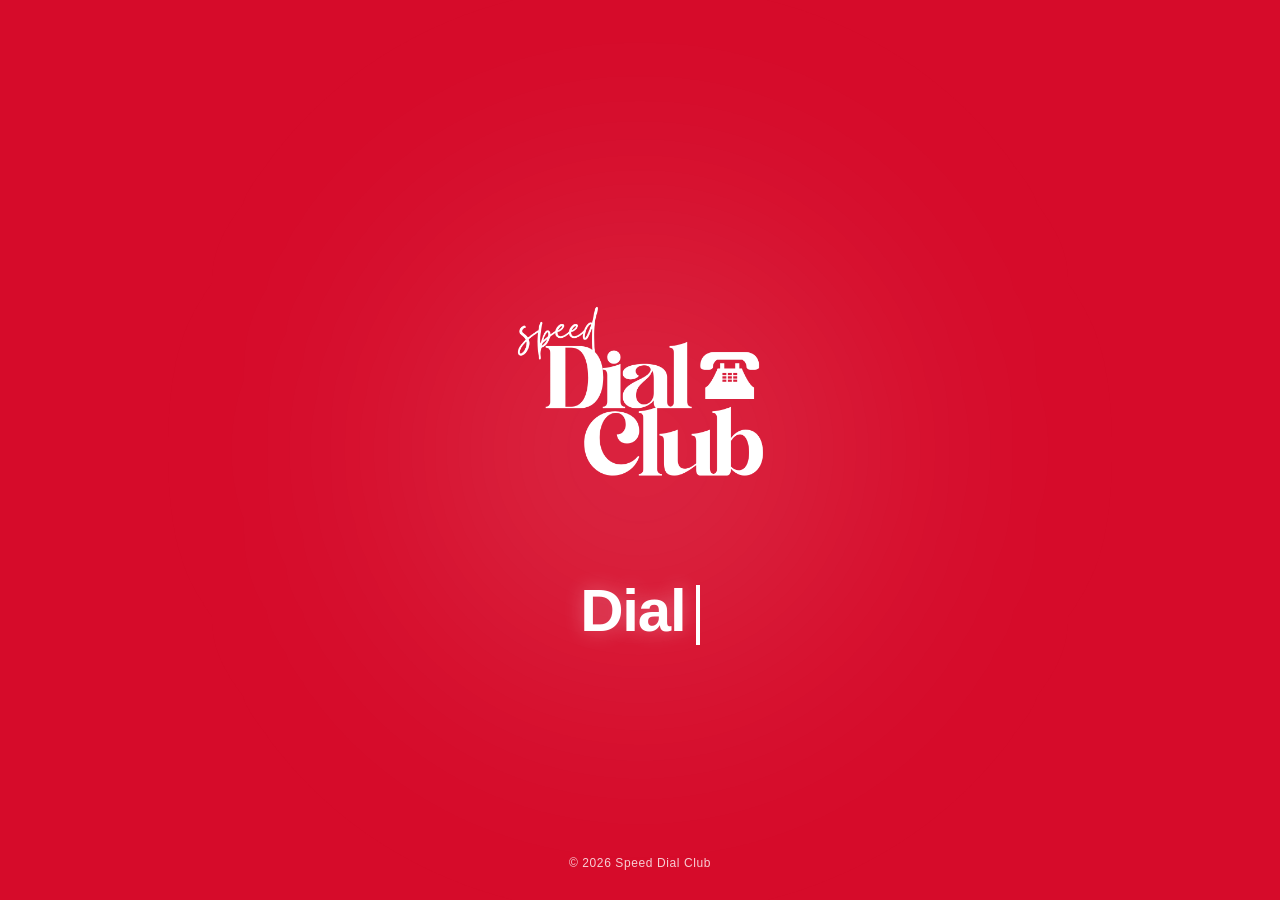
<file: index.html>
<!DOCTYPE html>

<html lang="en">
<head>
<!-- Google tag (gtag.js) -->
<script async="" src="https://www.googletagmanager.com/gtag/js?id=G-RPT6CRWZQ0"></script>
<script>
  window.dataLayer = window.dataLayer || [];
  function gtag(){dataLayer.push(arguments);}
  gtag('js', new Date());

  gtag('config', 'G-RPT6CRWZQ0');
</script>
<meta charset="utf-8"/>
<meta content="width=device-width, initial-scale=1.0" name="viewport"/>
<title>Speed Dial Club</title>
<link href="favicon.ico" rel="icon" type="image/x-icon"/>
<link href="css/global.css" rel="stylesheet"/>
<link href="css/layout.css" rel="stylesheet"/>
<link href="css/menu.css" rel="stylesheet"/>
<link href="css/routes.css" rel="stylesheet"/>
<link href="css/ipl.css" rel="stylesheet"/>


</head>
<body>
<button class="menu-btn" onclick="toggleMenu()">
<span></span>
<span></span>
<span></span>
</button>
<div class="container">
<img class="logo" src="assets/logos/SDC Logo.png"/>
<div>
<span class="text" id="text"></span>
<span class="cursor"></span>
</div>
</div>
<!-- IPL Hidden Page -->
<div class="page" data-route="ipl-tickets">
<img class="ipl-logo" src="assets/logos/SDC Logo.png"/>
<div class="ipl-title">
</div>
<a class="luma-checkout--button" data-luma-action="checkout" data-luma-event-id="evt-CJSnsv3YNAJ9x4G" href="https://luma.com/event/evt-CJSnsv3YNAJ9x4G">
  Click here to Confirm your Tickets
</a>
<script id="luma-checkout" src="https://embed.lu.ma/checkout-button.js"></script>
</div>


<div class="footer">
© 2026 Speed Dial Club
</div>
<div class="contact-panel" id="contactPanel">
<div class="contact-header"></div>
<img class="contact-logo" src="assets/logos/SDC Logo.png"/>
<div class="contact-links">
<a href="https://www.instagram.com/speedialclub" target="_blank">
<img class="icon" src="assets/icons/instagram.png"/>
Speed Dial Club
</a>
<a href="mailto:contact@speedialclub.in">
<img class="icon" src="assets/icons/email.png"/>
contact@speedialclub.in
</a>
<a href="tel:+917899497320">
<img class="icon" src="assets/icons/phone.png"/>
+91 7899497320
</a>
</div>
</div>
<div class="menu-overlay" id="menuOverlay" onclick="toggleMenu()"></div>
<script src="api/config.js"></script>
<script src="api/service.js"></script>
<script src="js/typing.js"></script>
<script src="js/menu.js"></script>
<script src="js/router.js"></script>
<script src="js/ipl.js"></script>


<script src="js/app.js"></script>
</body>
</html>
</file>
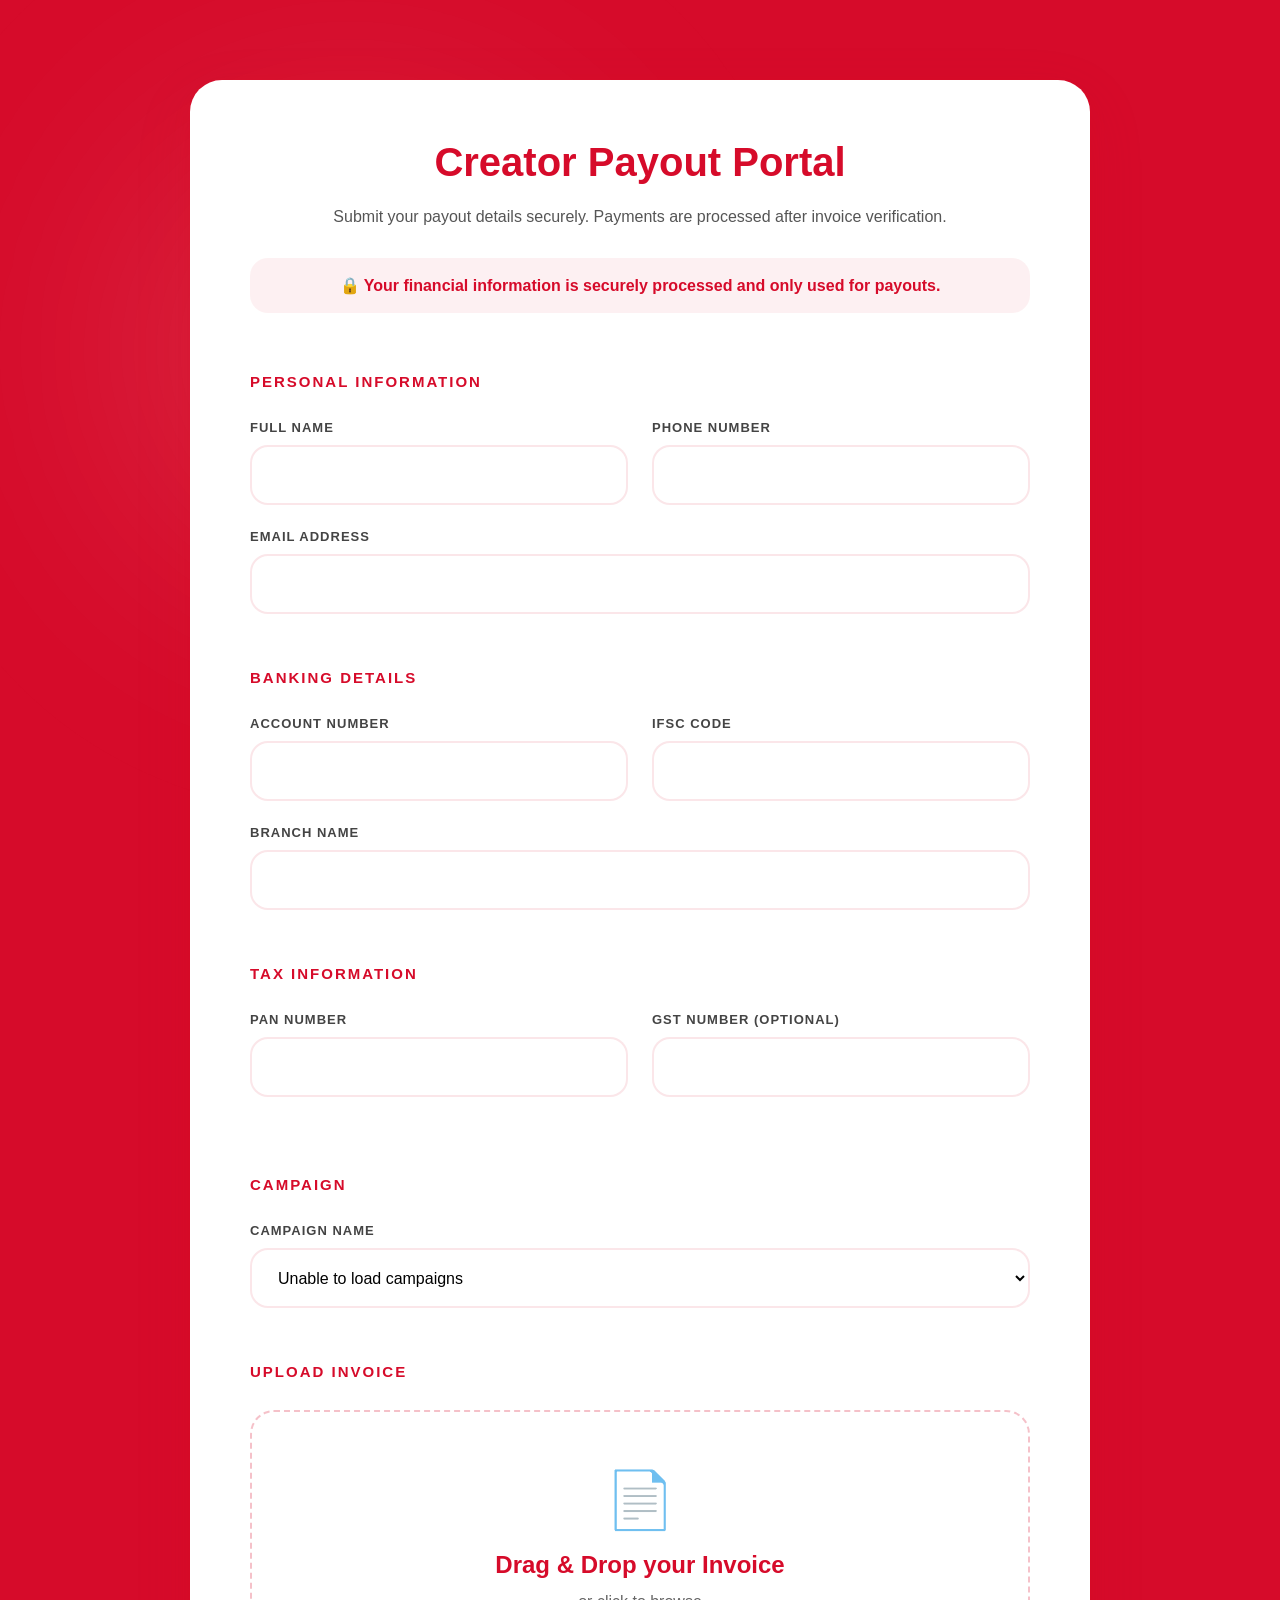
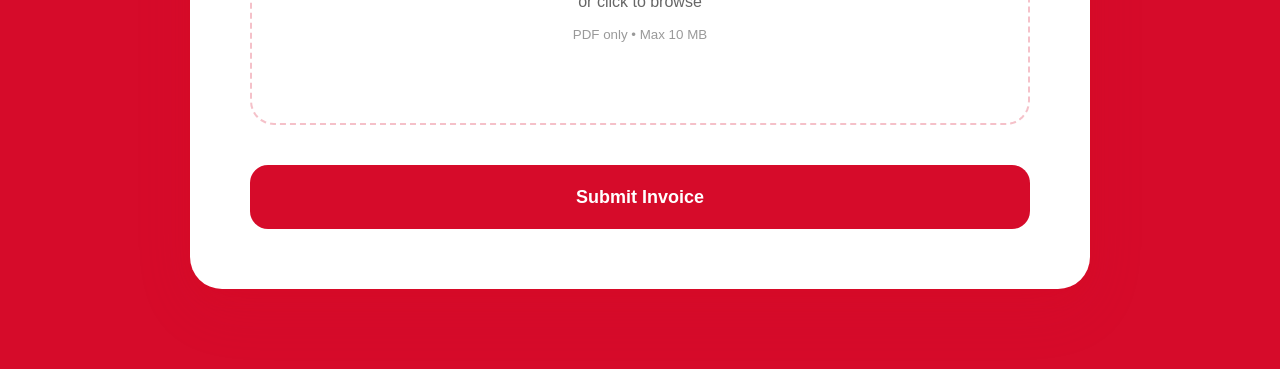
<file: creator-payout.html>
<!DOCTYPE html>
<html lang="en">
  <head>
<meta charset="UTF-8">
    <meta name="viewport" content="width=device-width, initial-scale=1.0, maximum-scale=1.0, user-scalable=no">
    <meta name="apple-mobile-web-app-capable" content="yes">
<meta name="apple-mobile-web-app-status-bar-style" content="black-translucent">
    <meta name="mobile-web-app-capable" content="yes">
<meta name="theme-color" content="#D60B2A">
<title>Creator Payout Portal</title>

    <link rel="stylesheet" href="css/global.css">
<link rel="stylesheet" href="css/creator-payout.css">

    <script src="api/config.js"></script>
<script src="api/service.js"></script>
<script src="js/creator-payout.js" defer></script>
</head>
  <body>
    <div class="payout-page">
<div class="payout-card">
<header class="page-header">
<h1>Creator Payout Portal</h1>
<p>
                Submit your payout details securely. Payments are processed after invoice verification.
            </p>
<div class="security-banner">
                🔒 Your financial information is securely processed and only used for payouts.
            </div>
</header>
<form id="creatorPayoutForm">
<!-- PERSONAL -->
<section class="form-section">
<h2>Personal Information</h2>
<div class="grid two-column">
<div class="input-group">
<label for="fullName">Full Name</label>
<input autocomplete="name" id="fullName" required="" type="text"/>
<div class="error-message"></div>
</div>
<div class="input-group">
<label for="phone">Phone Number</label>
<input autocomplete="tel" id="phone" required="" type="tel"/>
<div class="error-message"></div>
</div>
</div>
<div class="input-group">
<label for="email">Email Address</label>
<input autocomplete="email" id="email" required="" type="email"/>
<div class="error-message"></div>
</div>
</section>
<!-- BANK -->
<section class="form-section">
<h2>Banking Details</h2>
<div class="grid two-column">
<div class="input-group">
<label for="accountNumber">Account Number</label>
<input id="accountNumber" required="" type="text"/>
<div class="error-message"></div>
</div>
<div class="input-group">
<label for="ifsc">IFSC Code</label>
<input id="ifsc" required="" type="text"/>
<div class="error-message"></div>
</div>
</div>
<div class="input-group">
<label for="branch">Branch Name</label>
<input id="branch" required="" type="text"/>
<div class="error-message"></div>
</div>
</section>
<!-- TAX -->
<section class="form-section">
<h2>Tax Information</h2>
<div class="grid two-column">
<div class="input-group">
<label for="pan">PAN Number</label>
<input id="pan" required="" type="text"/>
<div class="error-message"></div>
</div>
<div class="input-group">
<label for="gst">GST Number (Optional)</label>
<input id="gst" type="text"/>
<div class="error-message"></div>
</div>
</div>
</section>
<!-- CAMPAIGN -->
<section class="form-section">
<h2>Campaign</h2>
<div class="input-group">
<label for="campaign">Campaign Name</label>
<select id="campaign" required="">
<option value="">
                            Loading Campaigns...
                        </option>
</select>
<div class="error-message"></div>
</div>
</section>
<!-- INVOICE -->
<section class="form-section">
<h2>Upload Invoice</h2>
<label class="upload-box" for="invoice">
<div class="upload-content">
<div class="upload-icon">📄</div>
<h3>Drag &amp; Drop your Invoice</h3>
<p>or click to browse</p>
<small>PDF only • Max 10 MB</small>
<div class="selected-file" id="selectedFile">
</div>
</div>
<input accept="application/pdf" hidden="" id="invoice" type="file"/>
<div class="error-message"></div>
</label>
</section>
<button id="submitBtn" type="submit">

                Submit Invoice

            </button>
</form>
</div>
</div></body></html>
</file>
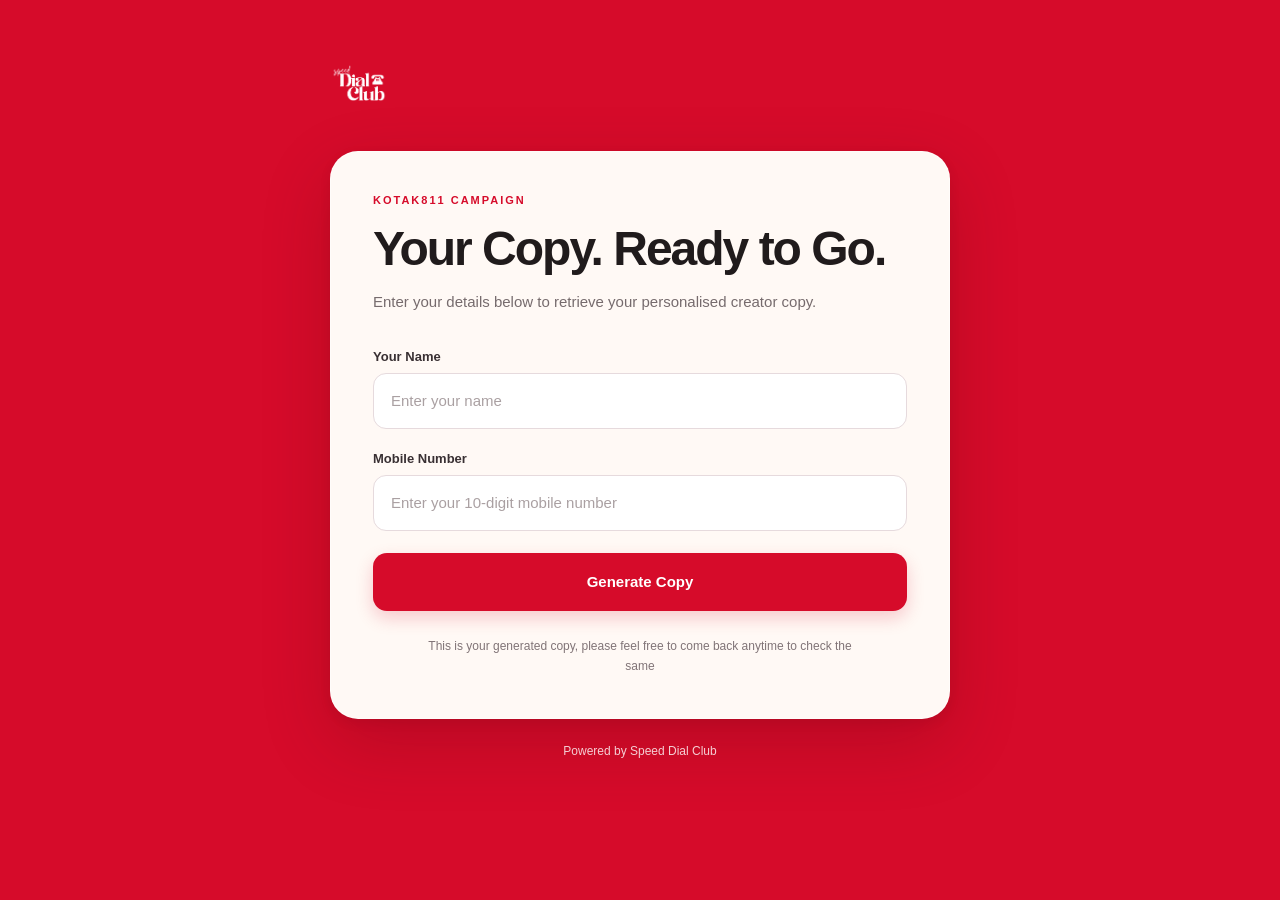
<file: Kotak811-Copies.html>
<!DOCTYPE html>
<html lang="en">
<head>
  <meta charset="UTF-8">
  <meta name="viewport" content="width=device-width, initial-scale=1.0">

  <title>Kotak811 | Creator Copy</title>

  <link rel="stylesheet" href="css/copy-generator.css">
</head>

<body>

  <section id="copy-generator">

    <div class="sdc-copy-container">

      <img
        src="assets/logos/SDC Logo.png"
        alt="Speed Dial Club"
        class="sdc-copy-logo"
      >

      <div class="sdc-copy-card">

        <div class="sdc-copy-header">
          <p class="sdc-copy-eyebrow">KOTAK811 CAMPAIGN</p>
          <h1>Your Copy. Ready to Go.</h1>
          <p>Enter your details below to retrieve your personalised creator copy.</p>
        </div>

        <form id="sdc-copy-form">

          <div class="sdc-input-group">
            <label for="sdc-creator-name">Your Name</label>
            <input
              type="text"
              id="sdc-creator-name"
              placeholder="Enter your name"
              autocomplete="name"
              required
            >
          </div>

          <div class="sdc-input-group">
            <label for="sdc-creator-phone">Mobile Number</label>
            <input
              type="tel"
              id="sdc-creator-phone"
              placeholder="Enter your 10-digit mobile number"
              inputmode="numeric"
              autocomplete="tel"
              maxlength="13"
              required
            >
          </div>

          <button
            type="submit"
            id="sdc-generate-button"
          >
            Generate Copy
          </button>

        </form>

        <div id="sdc-copy-loading" hidden>
          <div class="sdc-loader"></div>
          <p id="sdc-loading-message">Checking your details...</p>
        </div>

        <div
          id="sdc-copy-error"
          role="alert"
          hidden
        ></div>

        <div id="sdc-copy-result" hidden>

          <div class="sdc-copy-result-header">
            <h2>Your Generated Copy</h2>
            <p>Your campaign copy is ready.</p>
          </div>

          <div
            id="sdc-generated-copy"
            class="sdc-generated-copy"
          ></div>

          <button
            type="button"
            id="sdc-copy-button"
          >
            <span id="sdc-copy-button-label">
              Copy to Clipboard
            </span>
          </button>

        </div>

        <p class="sdc-copy-note">
          This is your generated copy, please feel free to come back anytime to check the same
        </p>

      </div>

      <p class="sdc-copy-footer">
        Powered by Speed Dial Club
      </p>

    </div>

  </section>

  <script src="js/copy-generator.js"></script>

</body>
</html>
</file>
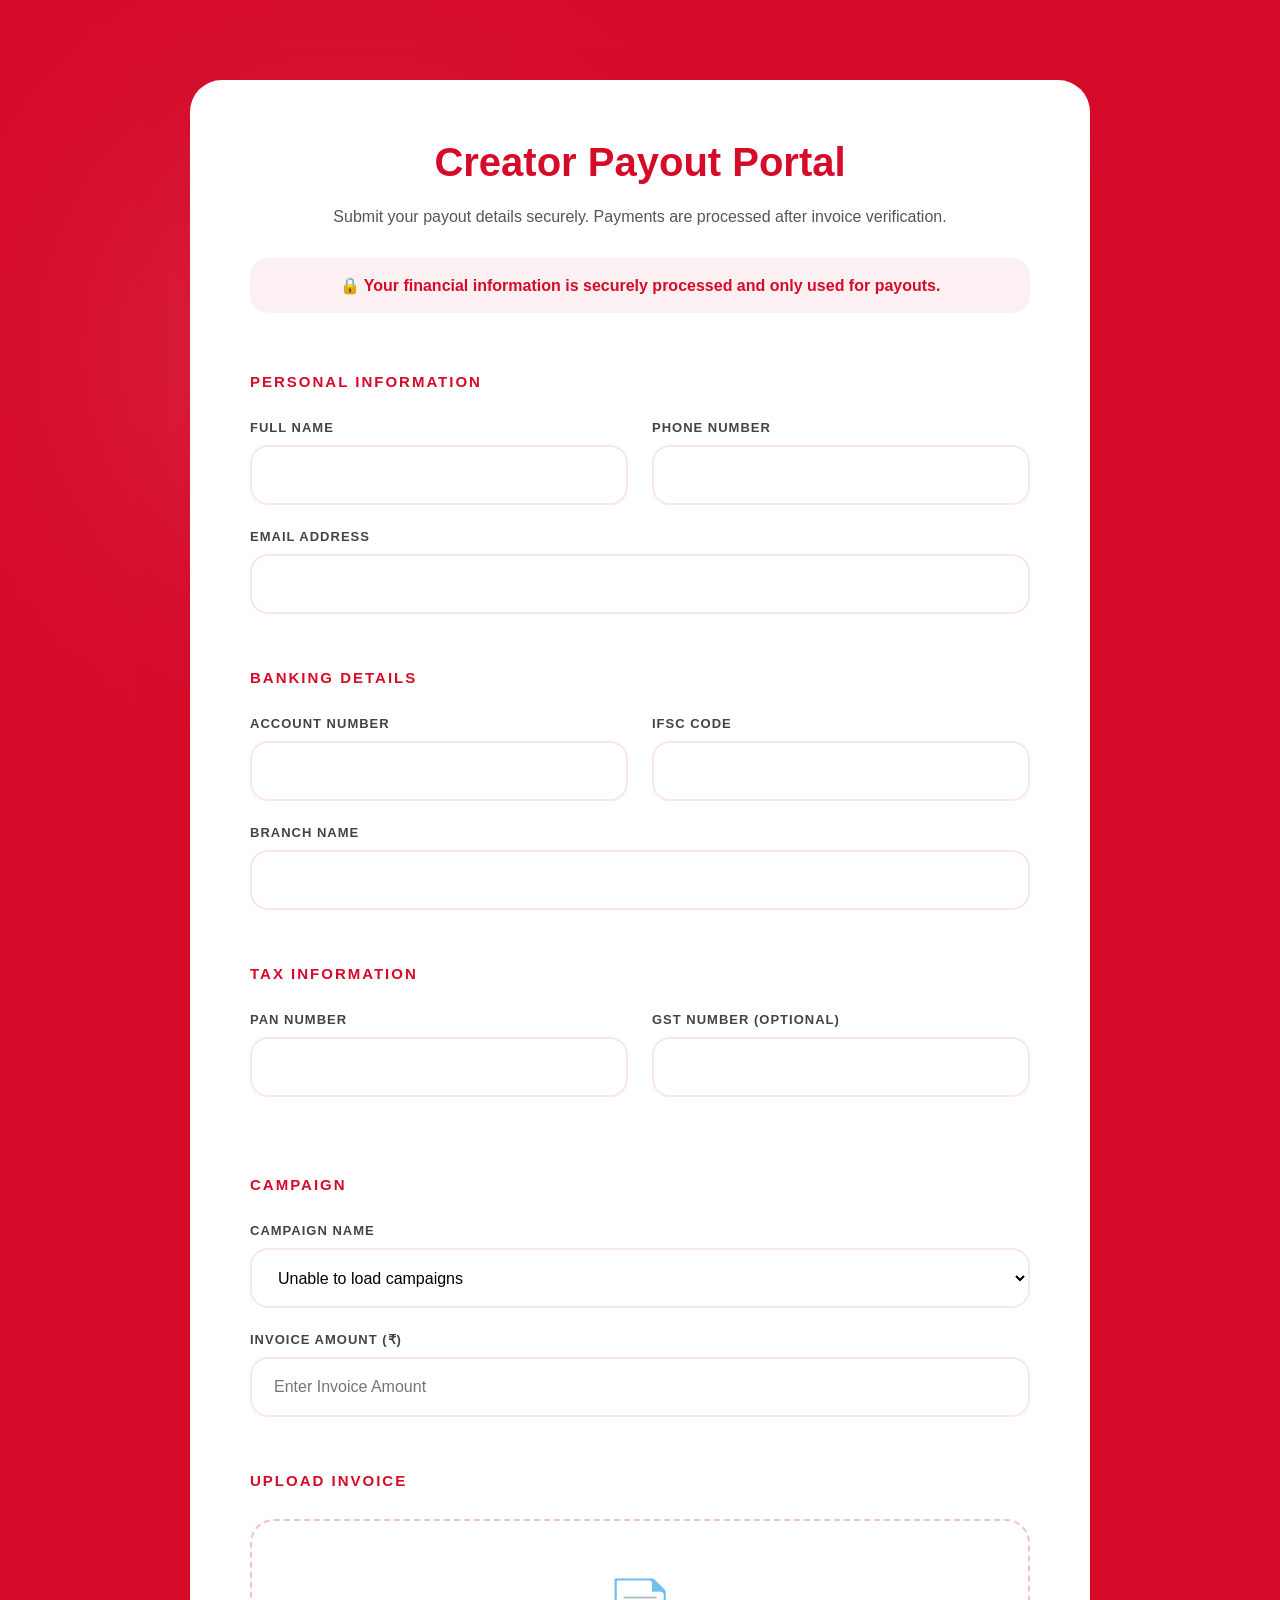
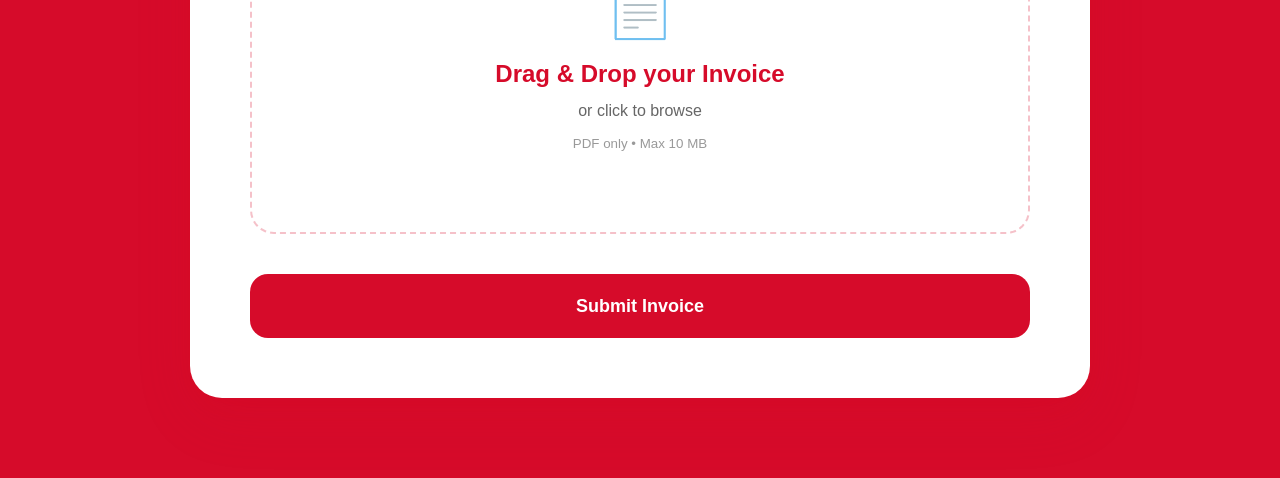
<file: payouts.html>
<!DOCTYPE html>
<html lang="en">
  <head>
<meta charset="UTF-8">
    <meta name="viewport" content="width=device-width, initial-scale=1.0, maximum-scale=1.0, user-scalable=no">
    <meta name="apple-mobile-web-app-capable" content="yes">
<meta name="apple-mobile-web-app-status-bar-style" content="black-translucent">
    <meta name="mobile-web-app-capable" content="yes">
<meta name="theme-color" content="#D60B2A">
<title>Creator Payout Portal</title>

    <link rel="stylesheet" href="css/global.css">
<link rel="stylesheet" href="css/creator-payout.css">

    <script src="api/config.js"></script>
<script src="api/service.js"></script>
<script src="js/creator-payout.js" defer></script>
</head>
  <body>
    <div class="payout-page">
<div class="payout-card">
<header class="page-header">
<h1>Creator Payout Portal</h1>
<p>
                Submit your payout details securely. Payments are processed after invoice verification.
            </p>
<div class="security-banner">
                🔒 Your financial information is securely processed and only used for payouts.
            </div>
</header>
<form id="creatorPayoutForm">
<!-- PERSONAL -->
<section class="form-section">
<h2>Personal Information</h2>
<div class="grid two-column">
<div class="input-group">
<label for="fullName">Full Name</label>
<input autocomplete="name" id="fullName" required="" type="text"/>
<div class="error-message"></div>
</div>
<div class="input-group">
<label for="phone">Phone Number</label>
<input autocomplete="tel" id="phone" required="" type="tel"/>
<div class="error-message"></div>
</div>
</div>
<div class="input-group">
<label for="email">Email Address</label>
<input autocomplete="email" id="email" required="" type="email"/>
<div class="error-message"></div>
</div>
</section>
<!-- BANK -->
<section class="form-section">
<h2>Banking Details</h2>
<div class="grid two-column">
<div class="input-group">
<label for="accountNumber">Account Number</label>
<input id="accountNumber" required="" type="text"/>
<div class="error-message"></div>
</div>
<div class="input-group">
<label for="ifsc">IFSC Code</label>
<input id="ifsc" required="" type="text"/>
<div class="error-message"></div>
</div>
</div>
<div class="input-group">
<label for="branch">Branch Name</label>
<input id="branch" required="" type="text"/>
<div class="error-message"></div>
</div>
</section>
<!-- TAX -->
<section class="form-section">
<h2>Tax Information</h2>
<div class="grid two-column">
<div class="input-group">
<label for="pan">PAN Number</label>
<input id="pan" required="" type="text"/>
<div class="error-message"></div>
</div>
<div class="input-group">
<label for="gst">GST Number (Optional)</label>
<input id="gst" type="text"/>
<div class="error-message"></div>
</div>
</div>
</section>
<!-- CAMPAIGN -->
<section class="form-section">
<h2>Campaign</h2>
<div class="input-group">
<label for="campaign">Campaign Name</label>
<select id="campaign" required="">
<option value="">
                            Loading Campaigns...
                        </option>
</select>
<div class="error-message"></div>
</div>

<div class="input-group">

    <label for="invoiceAmount">Invoice Amount (₹)</label>

    <input
        id="invoiceAmount"
        type="number"
        min="1"
        step="0.01"
        placeholder="Enter Invoice Amount"
        required>

    <div class="error-message"></div>

</div>
</section>
  
<!-- INVOICE -->
<section class="form-section">
<h2>Upload Invoice</h2>
<label class="upload-box" for="invoice">
<div class="upload-content">
<div class="upload-icon">📄</div>
<h3>Drag &amp; Drop your Invoice</h3>
<p>or click to browse</p>
<small>PDF only • Max 10 MB</small>
<div class="selected-file" id="selectedFile">
</div>
</div>
<input accept="application/pdf" hidden="" id="invoice" type="file"/>
<div class="error-message"></div>
</label>
</section>
<button id="submitBtn" type="submit">

                Submit Invoice

            </button>
</form>
</div>
</div></body></html>
</file>
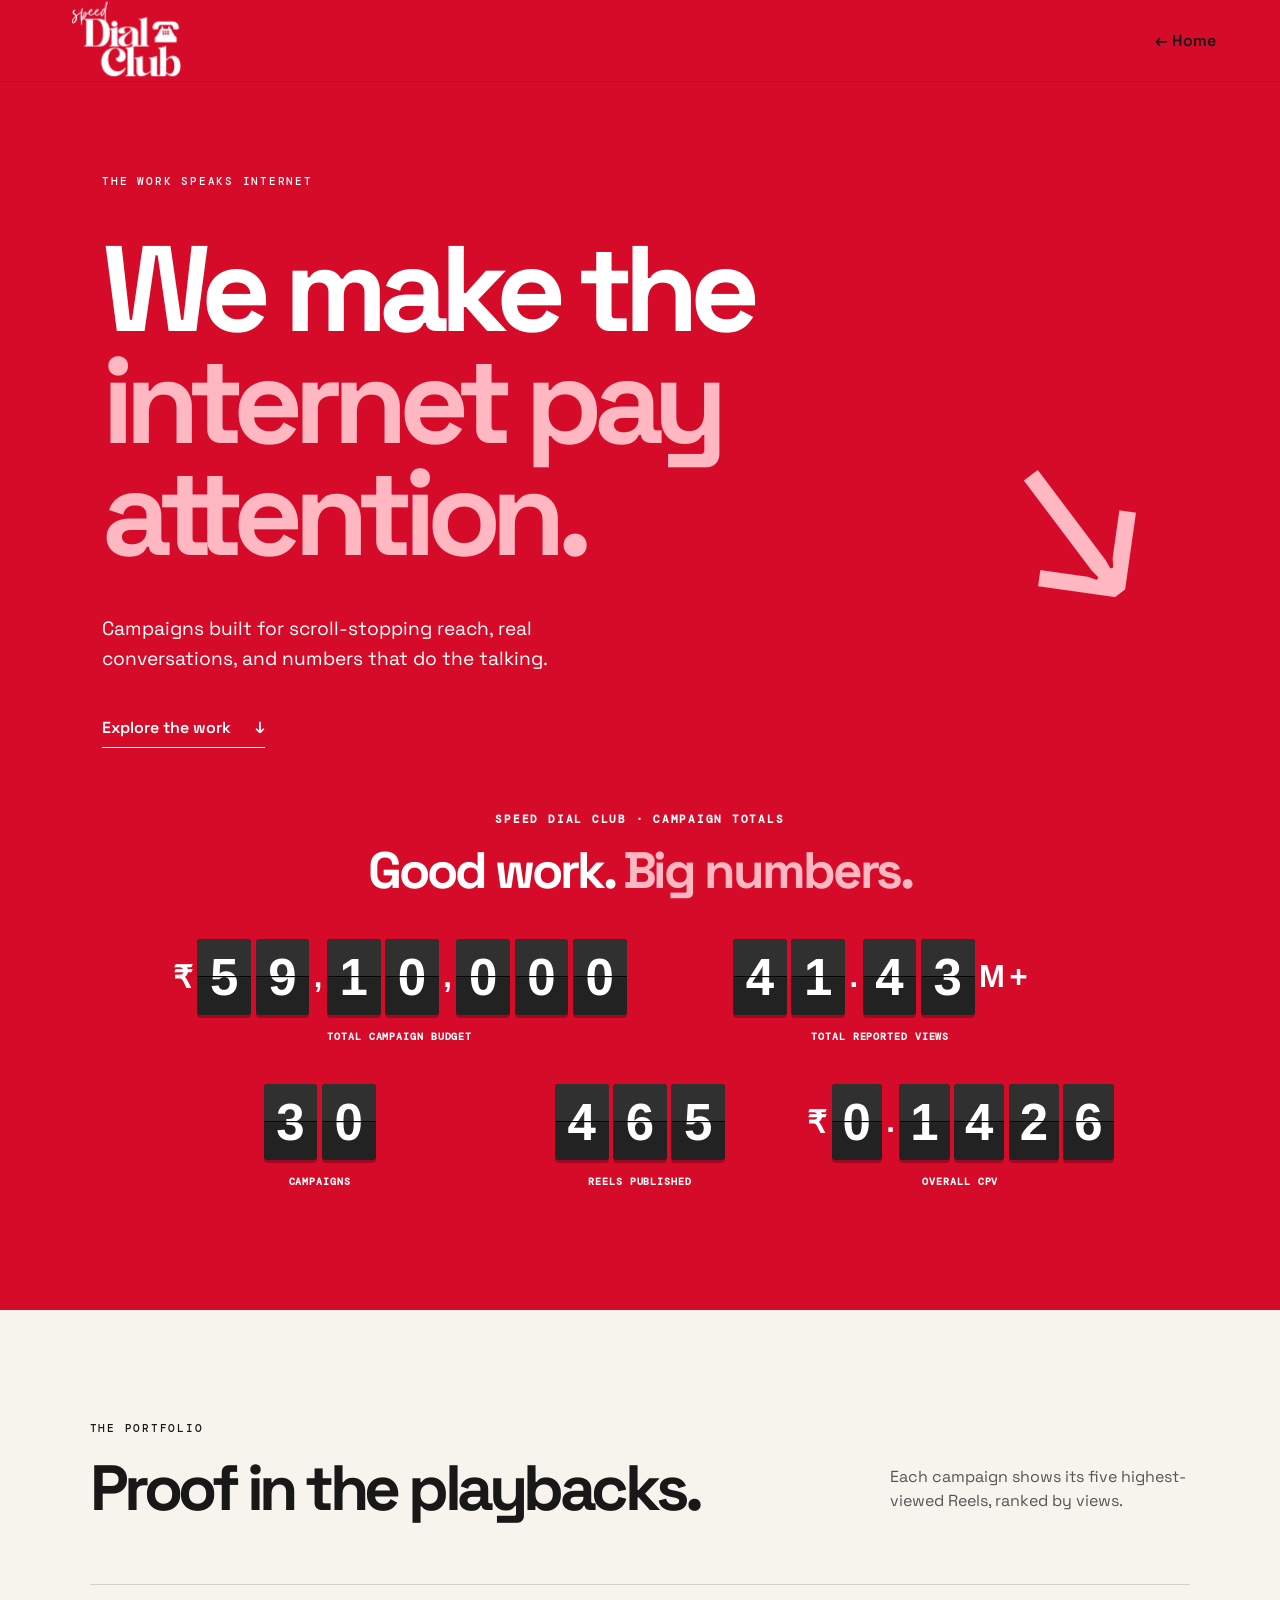
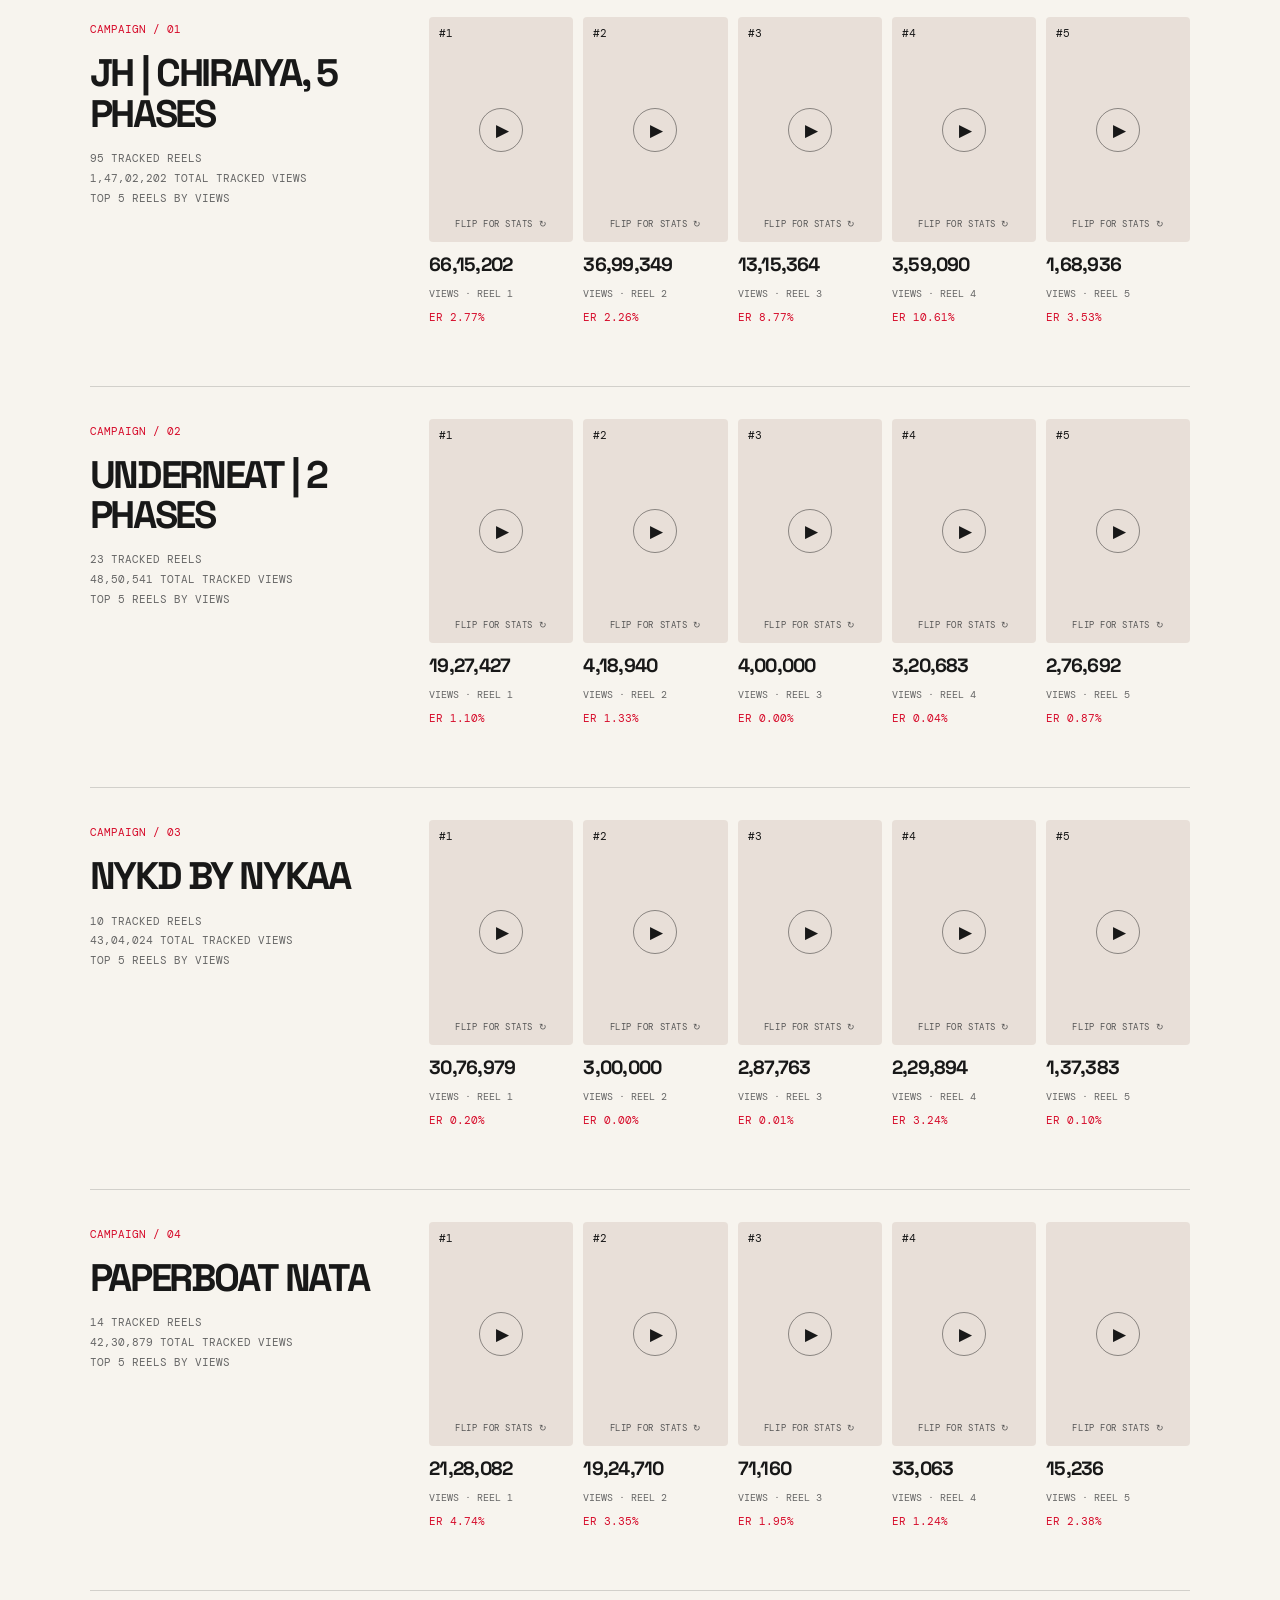
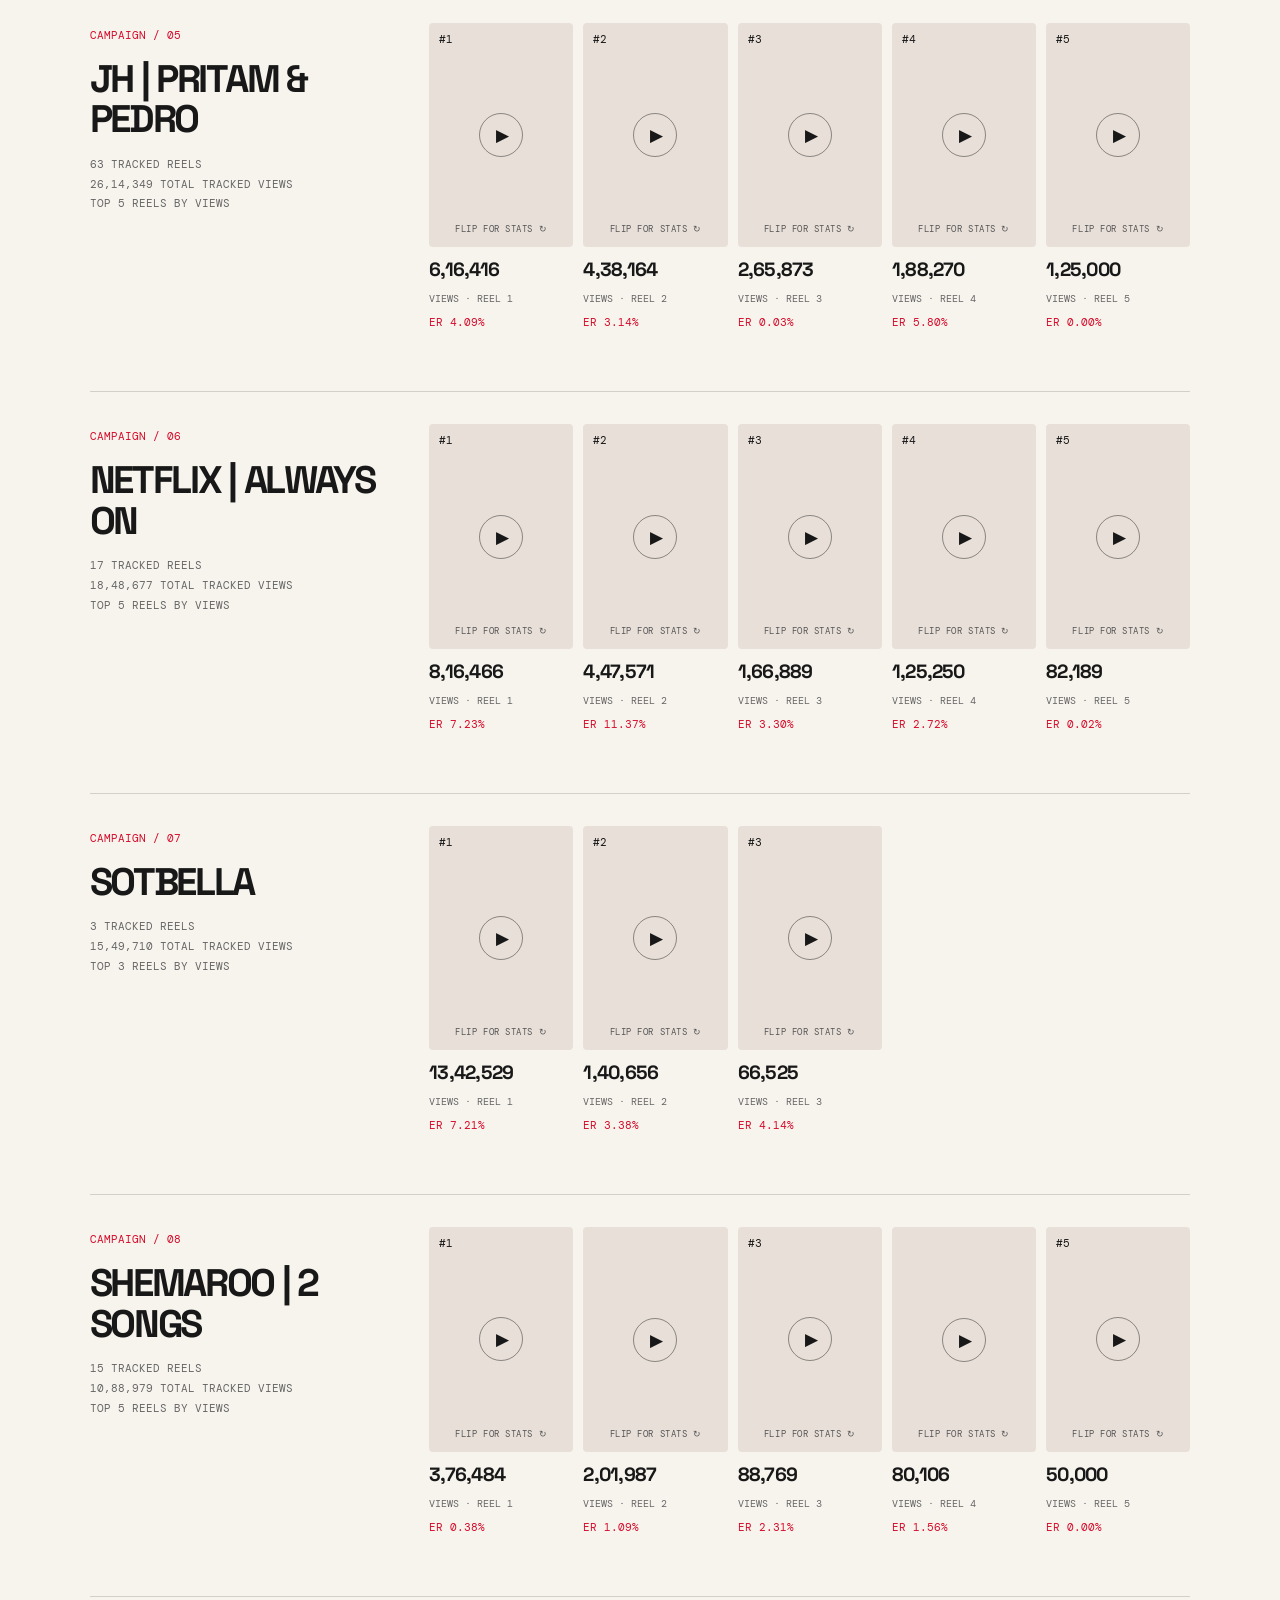
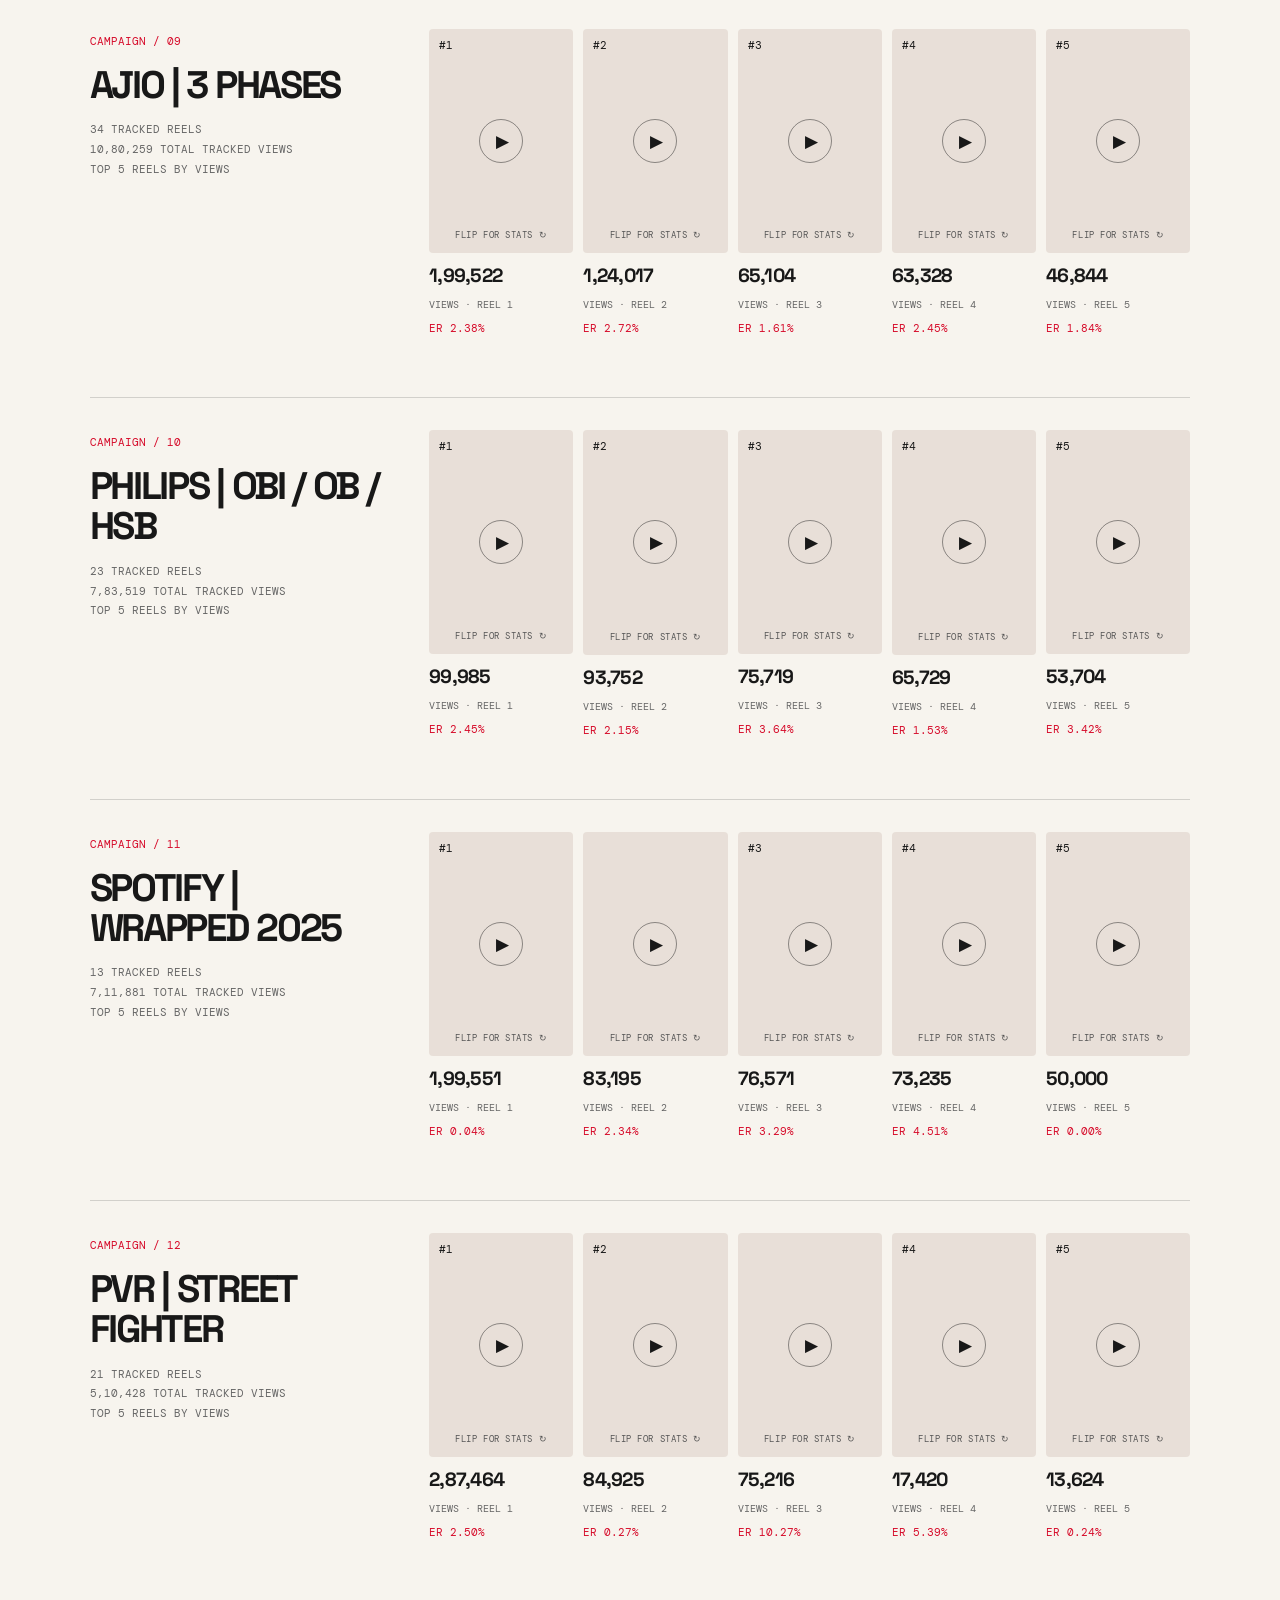
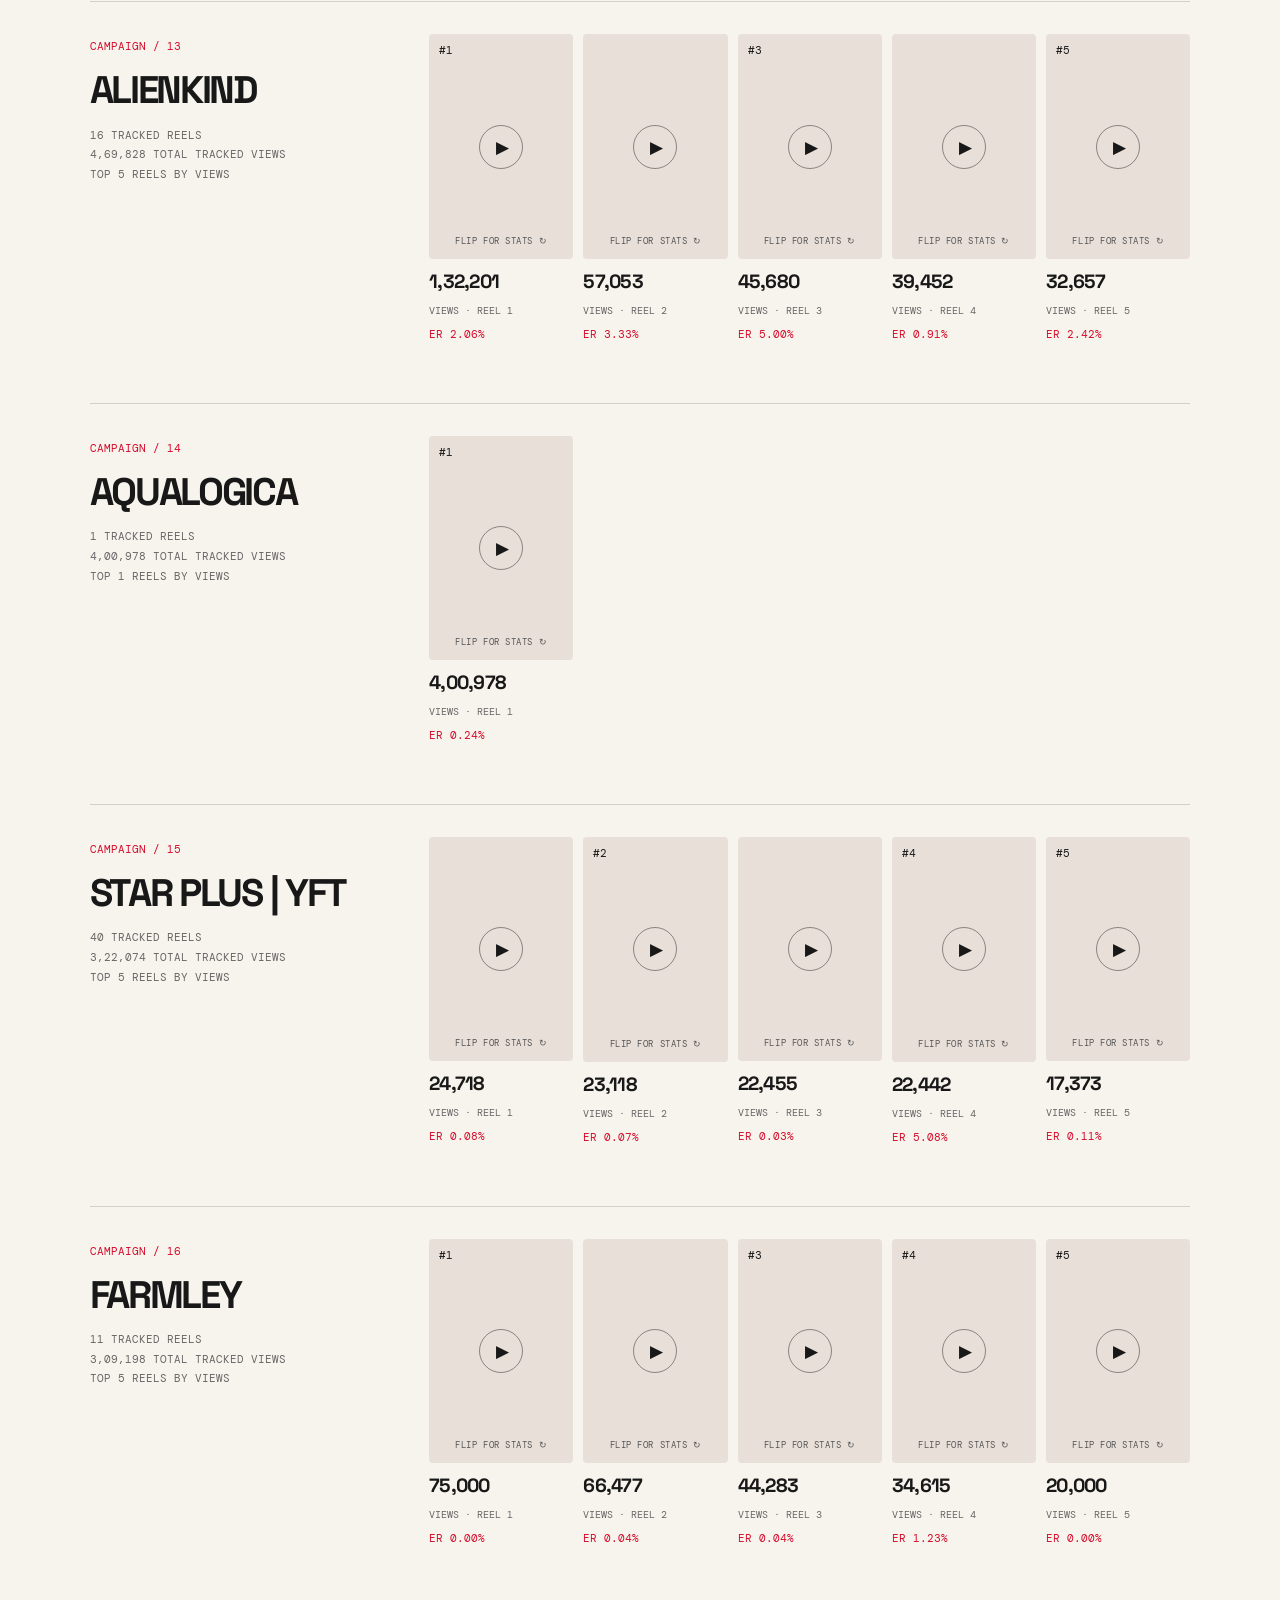
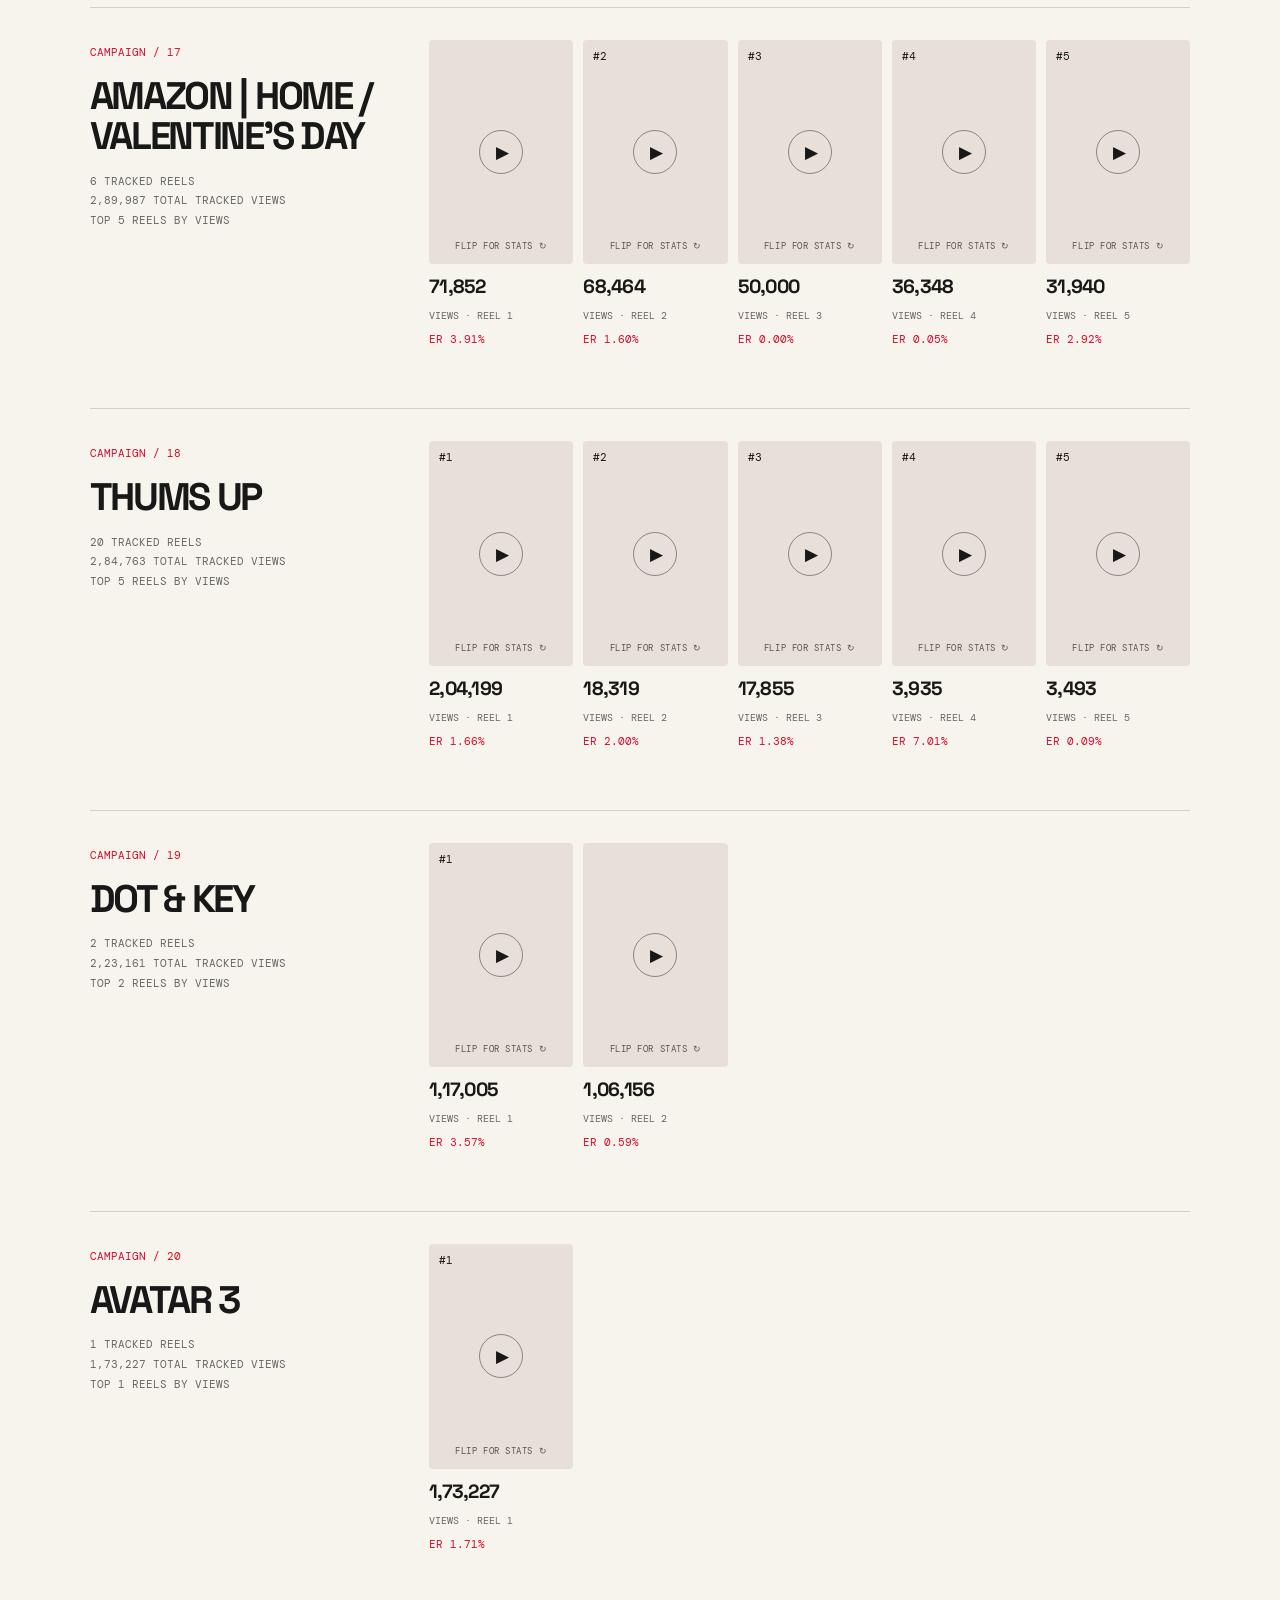
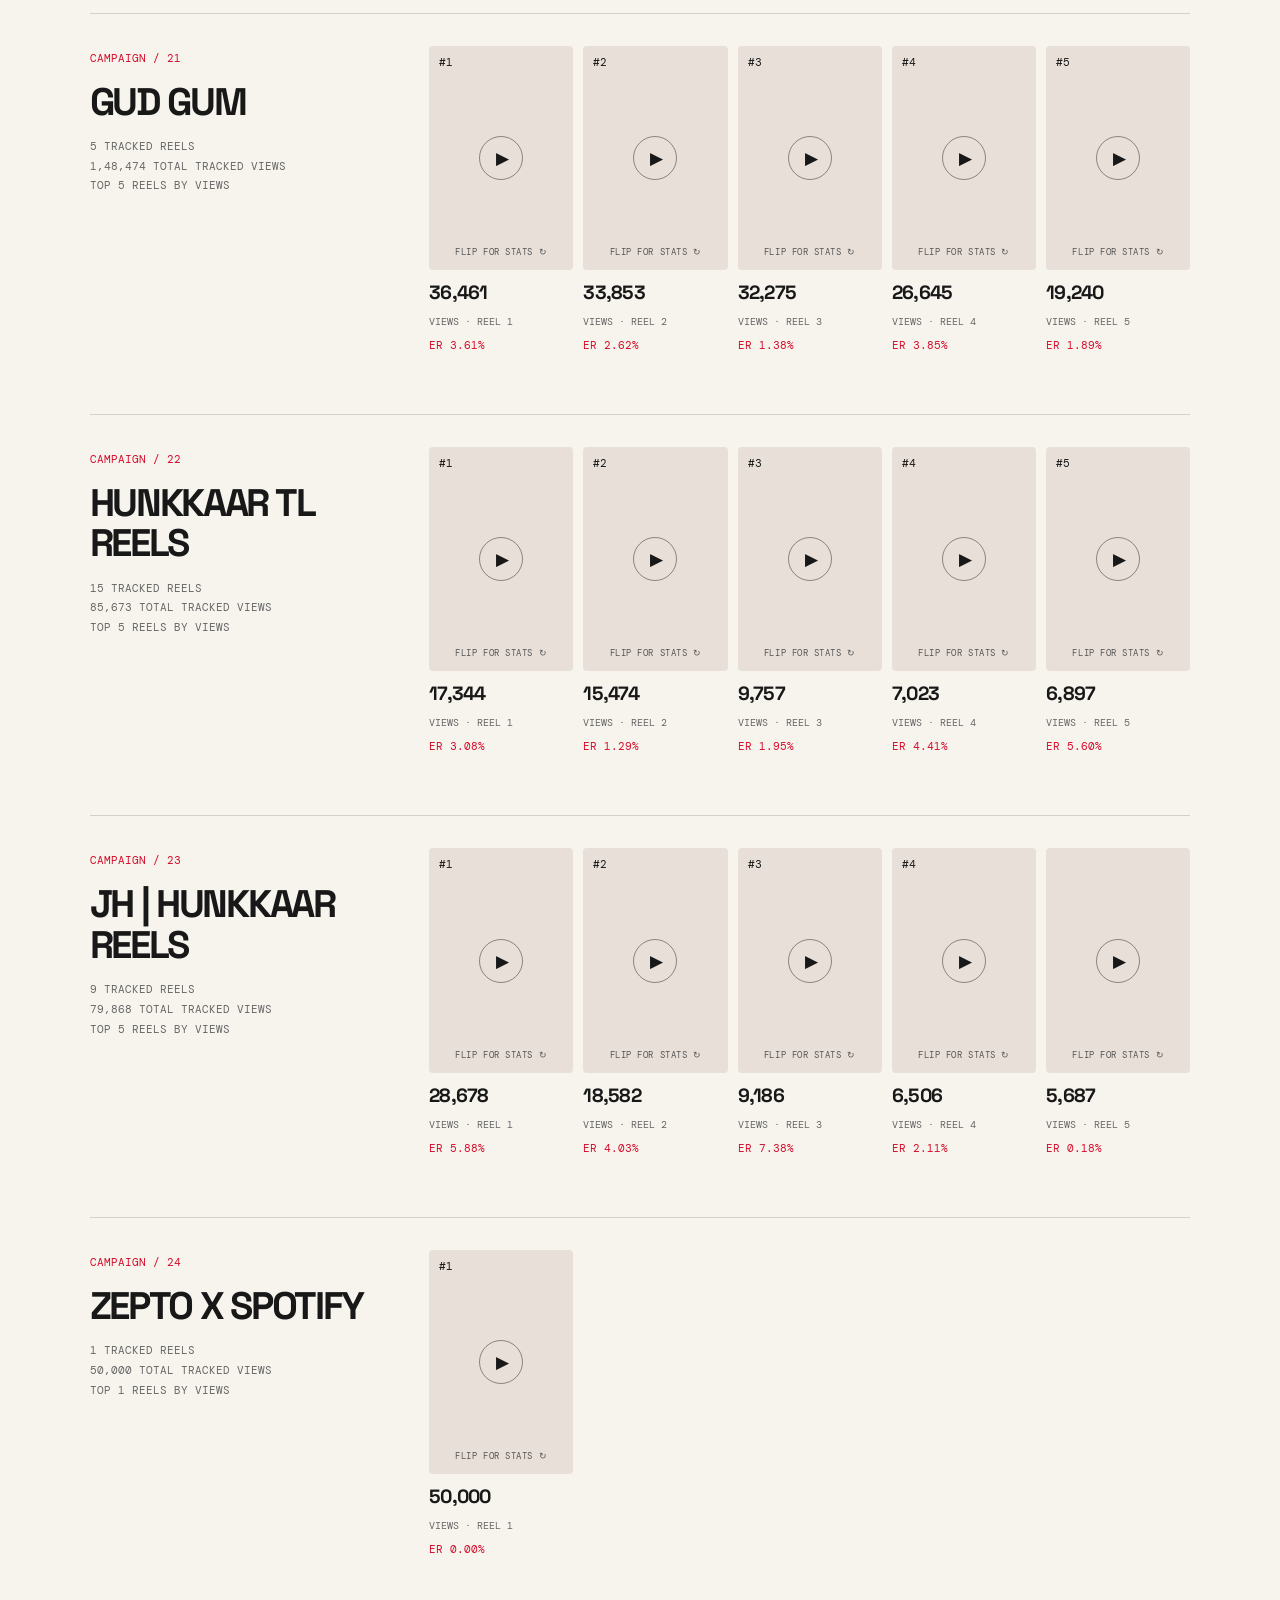
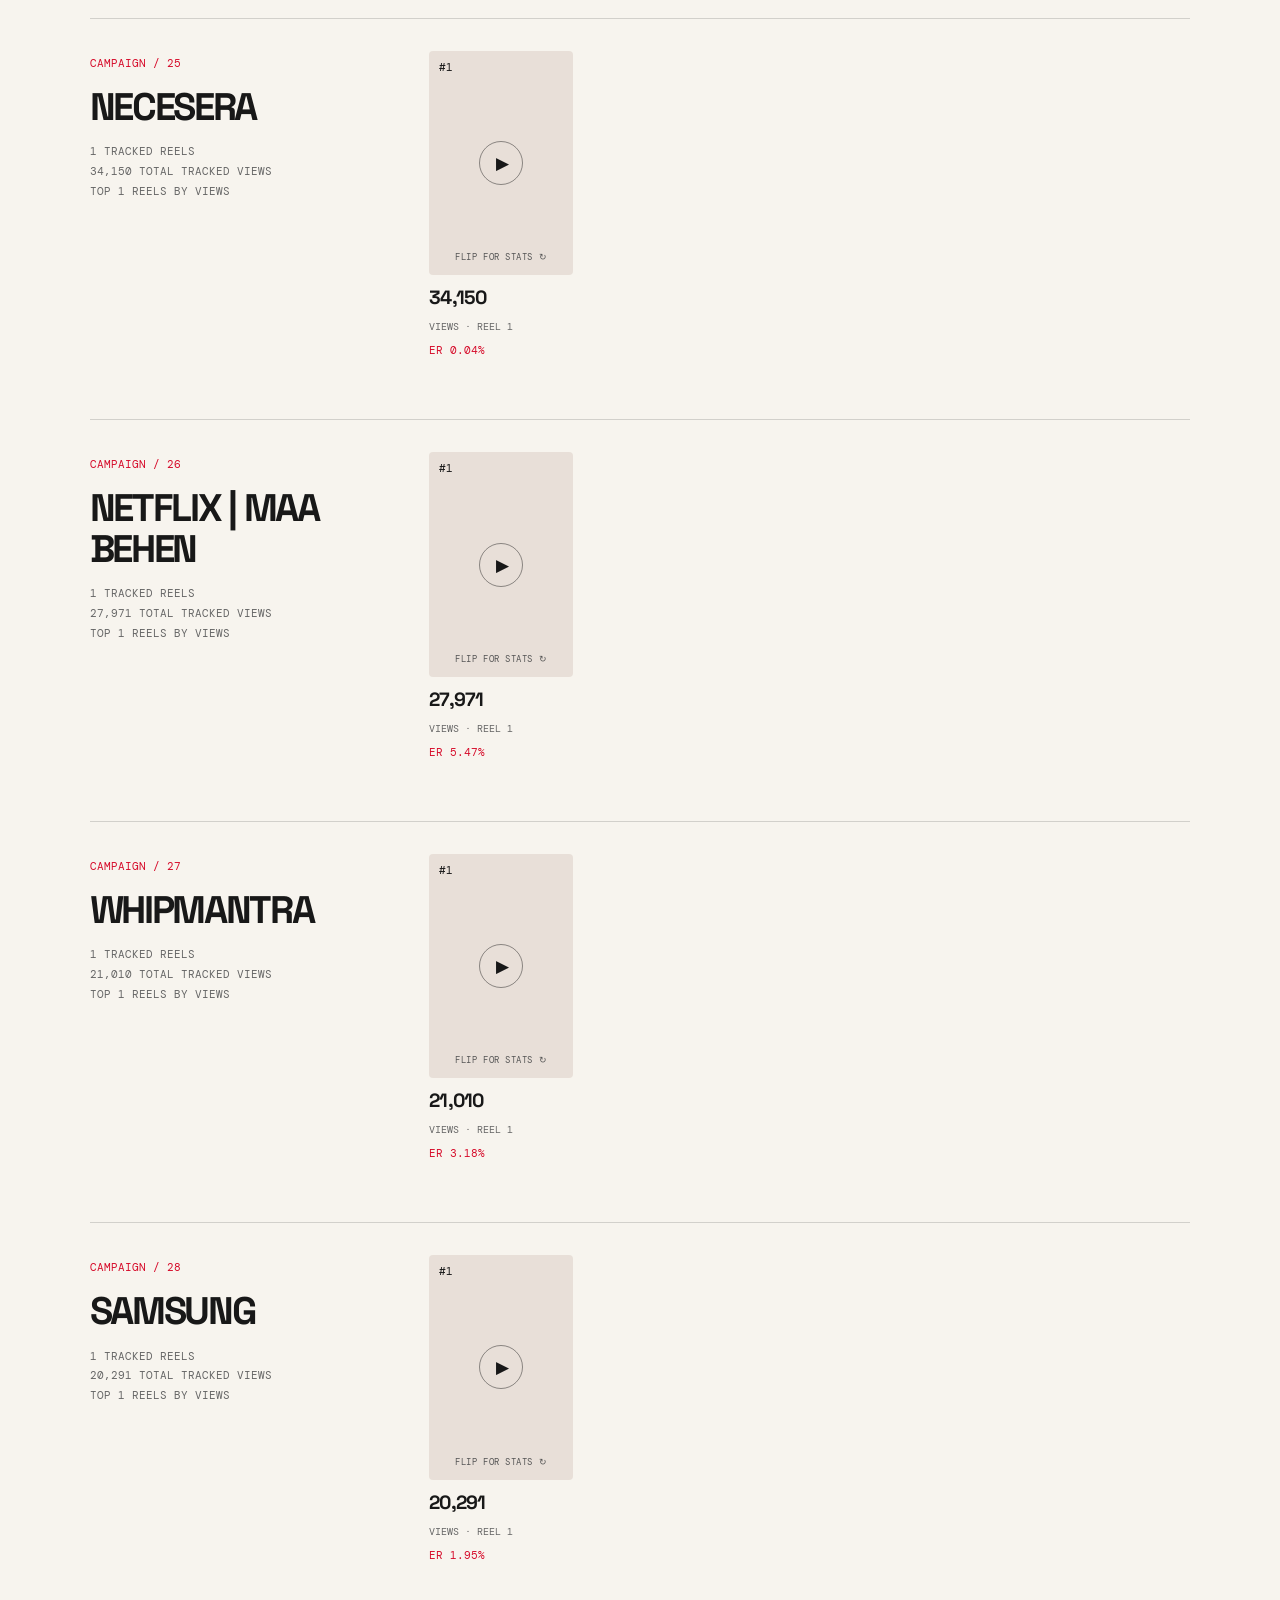
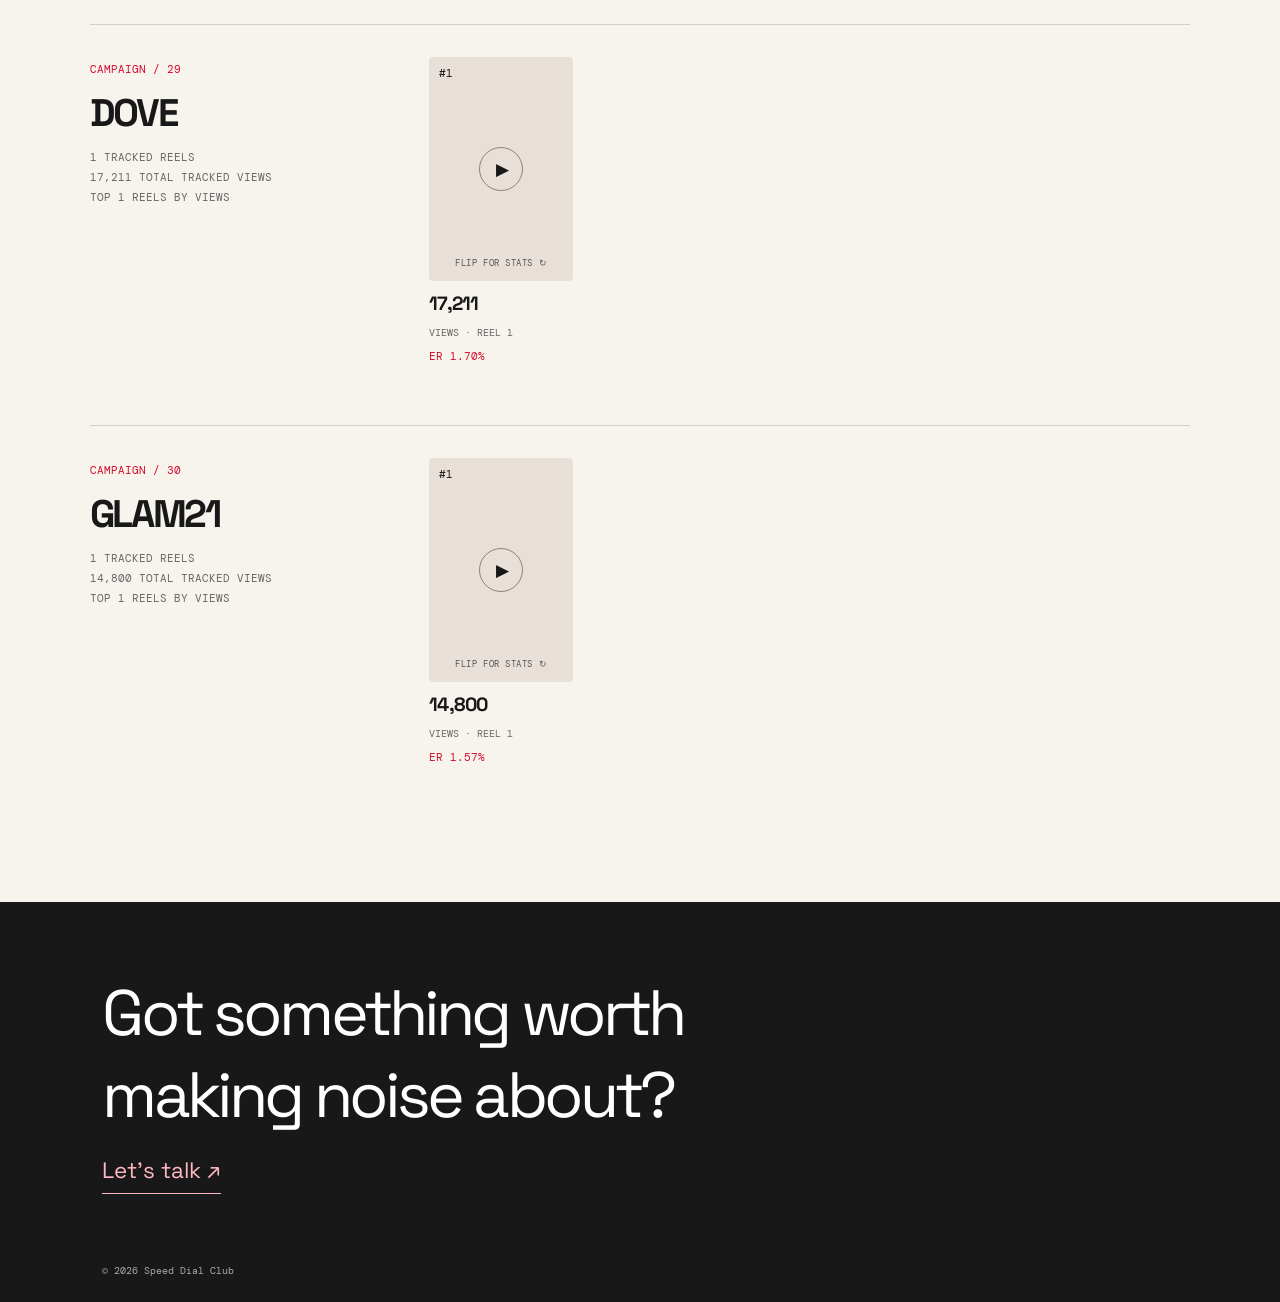
<file: portfolio.html>
<!DOCTYPE html>
<html lang="en">
<head>
  <meta charset="UTF-8">
  <meta name="viewport" content="width=device-width, initial-scale=1">
  <meta name="theme-color" content="#D60B2A">
  <title>Our Work | Speed Dial Club</title>

  <link rel="icon" href="favicon.ico">
  <link rel="stylesheet" href="css/portfolio.css">
</head>

<body>
  <nav class="topbar">
    <a class="brand" href="index.html">
      <img src="assets/logos/SDC Logo.png" alt="Speed Dial Club">
    </a>
    <a class="back" href="index.html">← Home</a>
  </nav>

  <header class="hero">
    <p class="eyebrow">THE WORK SPEAKS INTERNET</p>

    <h1>We make the<br>
      <span>internet pay attention.</span>
    </h1>

    <p class="intro">
      Campaigns built for scroll-stopping reach, real conversations,
      and numbers that do the talking.
    </p>

    <a class="scroll-link" href="#campaigns">
      Explore the work <span>↓</span>
    </a>


<section class="metrics-board-section" id="campaign-metrics">
  <p class="metrics-eyebrow">SPEED DIAL CLUB · CAMPAIGN TOTALS</p>
  <h2>Good work. <span>Big numbers.</span></h2>

  <div class="split-flap-board">
    <article class="flap-metric">
      <div class="flap-value" data-value="₹59,10,000" aria-label="59 lakh 10 thousand rupees"></div>
      <p>TOTAL CAMPAIGN BUDGET</p>
    </article>

    <article class="flap-metric">
      <div class="flap-value" data-value="41.43M+" aria-label="41.43 million plus views"></div>
      <p>TOTAL REPORTED VIEWS</p>
    </article>

    <article class="flap-metric">
      <div class="flap-value" data-value="30" aria-label="30 campaigns"></div>
      <p>CAMPAIGNS</p>
    </article>

    <article class="flap-metric">
      <div class="flap-value" data-value="465" aria-label="465 reels published"></div>
      <p>REELS PUBLISHED</p>
    </article>

    <article class="flap-metric">
      <div class="flap-value" data-value="₹0.1426" aria-label="0.1426 rupees cost per view"></div>
      <p>OVERALL CPV</p>
    </article>
  </div>
</section>

    


    <span class="scribble" aria-hidden="true">↘</span>
  </header>

  <main id="campaigns">
    <div class="section-heading">
      <div>
        <p class="eyebrow">THE PORTFOLIO</p>
        <h2>Proof in the playbacks.</h2>
      </div>
      <p>Each campaign shows its five highest-viewed Reels, ranked by views.</p>
    </div>

    <div id="campaignList" class="campaign-list">
      <p class="loading">Loading campaigns…</p>
    </div>
  </main>

  <footer>
    <p>Got something worth making noise about?</p>
    <a href="mailto:contact@speedialclub.in">Let's talk ↗</a>
    <small>© 2026 Speed Dial Club</small>
  </footer>

  <script src="js/portfolio.js"></script>
</body>
</html>
</file>
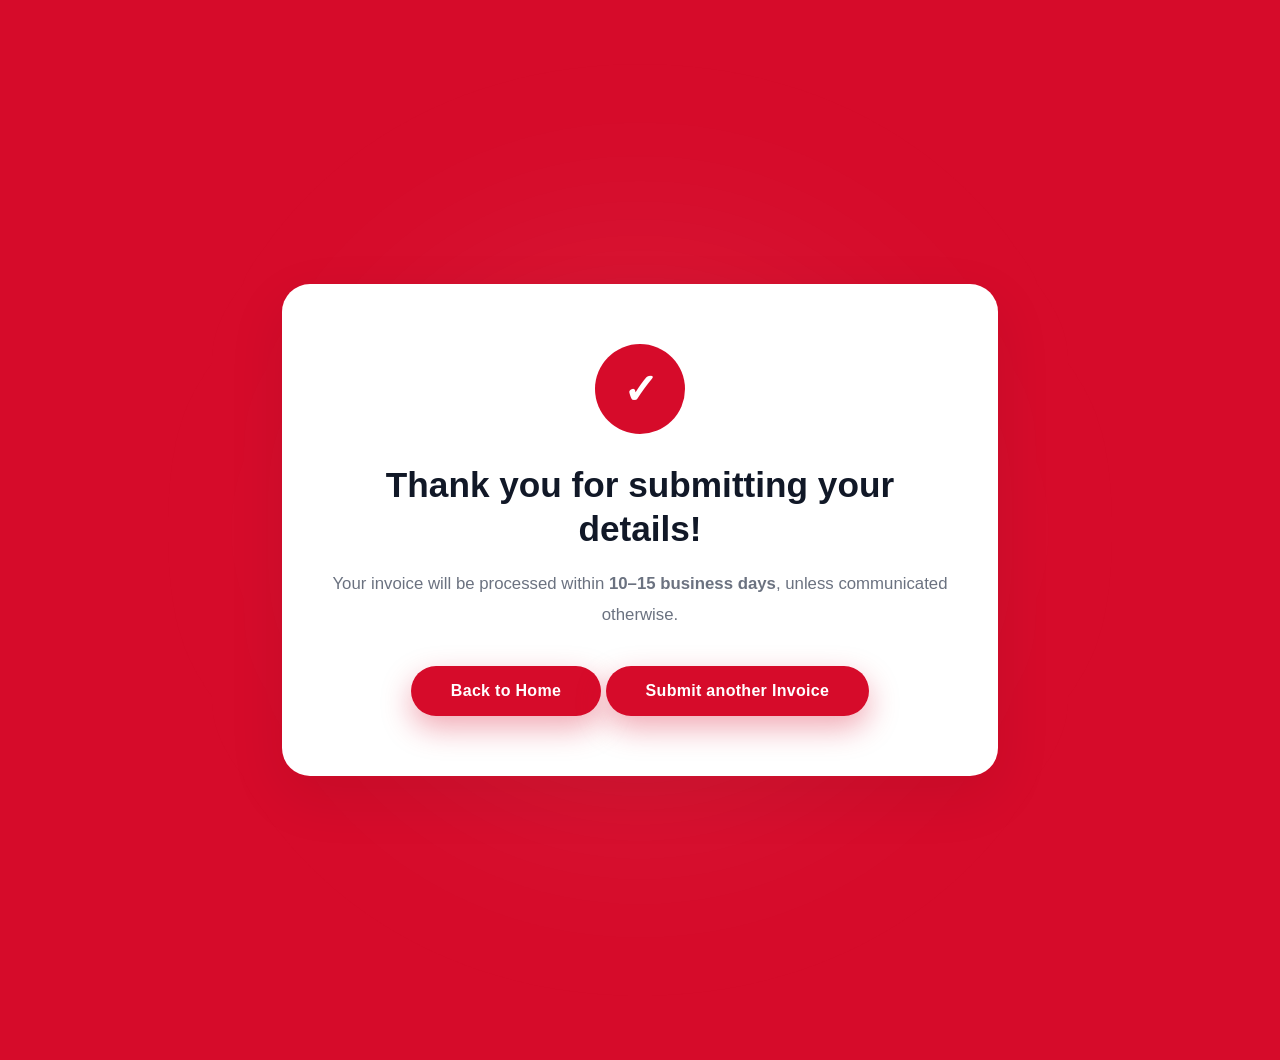
<file: thank-you.html>
<!DOCTYPE html>
<html lang="en">
  <head>
<meta charset="UTF-8"><meta name="viewport" content="width=device-width, initial-scale=1.0">

    <title>Thank You</title>
<link rel="stylesheet" href="css/thank-you.css">

    <script src="js/thank-you.js" defer></script>
</head>
  <body>
    <div class="page" data-route="thank-you">
<section class="thank-you-page">
<div id="confetti-container"></div>
<div class="thank-you-card">
<div class="success-icon">
                ✓
            </div>
<h1>
                Thank you for submitting your details!
            </h1>
<p>
                Your invoice will be processed within
                <strong>10–15 business days</strong>,
                unless communicated otherwise.
            </p>
<a class="thank-you-btn" href="https://www.speedialclub.in/">
                Back to Home
            </a>
  <a class="thank-you-btn" href="https://www.speedialclub.in/payouts">
                Submit another Invoice
            </a>
</div>
</section>
</div>
  </body>
</html>
</file>
<file: css/global.css>
*{
margin:0;
padding:0;
box-sizing:border-box;
}

body{
min-height:100dvh;
display:flex;
justify-content:center;
align-items:center;
background:#D60B2A;
font-family:-apple-system,BlinkMacSystemFont,"SF Pro Display",Helvetica,Arial,sans-serif;
color:white;
overflow:hidden;
}

/* glow */

body::before{
content:"";
position:absolute;
width:700px;
height:700px;
background:radial-gradient(circle, rgba(255,255,255,0.18), transparent 65%);
filter:blur(120px);
animation:glowMove 8s ease-in-out infinite alternate;
}

@keyframes glowMove{
0%{
transform:translate(-150px,-80px);
}

100%{
transform:translate(150px,80px);
}

}
.portfolio-link {
  display: inline-block;
  margin-top: 26px;
  color: white;
  text-decoration: none;
  border: 1px solid rgba(255, 255, 255, .75);
  border-radius: 999px;
  padding: 12px 19px;
  font-size: 14px;
  font-weight: 600;
  transition: background .2s, color .2s;
}

.portfolio-link:hover {
  background: white;
  color: #D60B2A;
}
</file>
<file: css/layout.css>
.container{
position:relative;
text-align:center;
z-index:2;
max-width:600px;
margin:auto;
}

.logo{
width:clamp(225px,40vw,280px);
height:auto;
display:block;
margin:0 auto 40px auto;
}

.footer{
position:absolute;
bottom:30px;
width:100%;
text-align:center;
font-size:12px;
color:rgba(255,255,255,0.8);
letter-spacing:0.05em;
z-index:2;
}

.text{
font-size:clamp(34px,7vw,60px);
font-weight:600;
letter-spacing:-0.02em;
text-shadow:0 0 20px rgba(255,255,255,0.3);
white-space:nowrap;
}

.cursor{
display:inline-block;
width:4px;
height:clamp(34px,7vw,60px);
background:white;
margin-left:6px;
animation:blink 1.2s infinite;
vertical-align:bottom;
}

@keyframes blink{

0%,50%,100%{
opacity:1;
}

25%,75%{
opacity:0;
}

}
</file>
<file: css/menu.css>
.menu-btn{
position:absolute;
top:20px;
left:20px;
width:28px;
height:22px;
display:flex;
flex-direction:column;
justify-content:space-between;
background:none;
border:none;
cursor:pointer;
z-index:20;
}

.menu-btn span{
display:block;
height:3px;
background:white;
border-radius:2px;
transition:.3s;
}

.menu-btn.active span:nth-child(1){
transform:translateY(9px) rotate(45deg);
}

.menu-btn.active span:nth-child(2){
opacity:0;
}

.menu-btn.active span:nth-child(3){
transform:translateY(-9px) rotate(-45deg);
}

.menu-overlay{
position:fixed;
top:0;
left:0;
width:100%;
height:100%;
background:rgba(0,0,0,.35);
backdrop-filter:blur(6px);
opacity:0;
pointer-events:none;
transition:.35s;
z-index:8;
}

.menu-overlay.open{
opacity:1;
pointer-events:auto;
}

.contact-panel{
position:fixed;
top:0;
left:-100%;
width:85%;
max-width:420px;
height:100%;
background:#D60B2A;
padding:40px 30px;
transition:left .35s ease;
z-index:10;
display:flex;
flex-direction:column;
}

.contact-panel.open{
left:0;
}

.contact-header{
margin-bottom:40px;
}

.contact-logo{
width:200px;
align-self:center;
margin-bottom:60px;
}

.contact-links{
display:flex;
flex-direction:column;
gap:28px;
font-size:18px;
}

.contact-links a{
display:flex;
align-items:center;
gap:12px;
color:white;
text-decoration:none;
}

.icon{
width:22px;
height:22px;
object-fit:contain;
}
</file>
<file: css/routes.css>
.page{
display:none;
position:absolute;
top:0;
left:0;
width:100%;
min-height:100dvh;
padding:100px 20px 60px;
flex-direction:column;
align-items:center;
overflow-y:auto;
z-index:3;
}

.page.active{
display:flex;
}
</file>
<file: css/ipl.css>
.ipl-logo{
width:clamp(200px,35vw,260px);
margin-bottom:40px;
}

.ipl-title{
font-size:clamp(34px,6vw,54px);
font-weight:600;
letter-spacing:-0.03em;
margin-bottom:40px;
text-align:center;
}

.iframe-wrapper{
width:100%;
max-width:720px;
border-radius:20px;
overflow:hidden;
box-shadow:0 20px 60px rgba(0,0,0,.25);
background:white;
}

.iframe-wrapper iframe{
width:100%;
height:720px;
border:none;
background:white;
}
</file>
<file: css/creator-payout.css>
/* ==========================================================
   CREATOR PAYOUT PAGE
========================================================== */

html{

    height:100%;

}

body{

    min-height:100%;
    margin:0;

    display:block !important;

    overflow-x:hidden;
    overflow-y:auto !important;

    background:#D60B2A !important;

    font-family:-apple-system,BlinkMacSystemFont,"SF Pro Display",Helvetica,Arial,sans-serif;

    color:#fff;

}

/* glow */

body::before{

    content:"";

    position:fixed;

    width:700px;
    height:700px;

    background:radial-gradient(
        circle,
        rgba(255,255,255,.18),
        transparent 65%
    );

    filter:blur(120px);

    animation:glowMove 8s ease-in-out infinite alternate;

    z-index:-1;

}

@keyframes glowMove{

0%{

    transform:translate(-150px,-80px);

}

100%{

    transform:translate(150px,80px);

}

}

.payout-page{

    width:100%;

    min-height:100vh;

    display:flex;

    justify-content:center;

    align-items:flex-start;

    padding:80px 20px;

    box-sizing:border-box;

}

/* ==========================================================
   CARD
========================================================== */

.payout-card{

    width:100%;
    max-width:900px;

    background:#ffffff;

    border-radius:32px;

    padding:60px;

    box-sizing:border-box;

    box-shadow:
        0 20px 60px rgba(214,11,42,.10),
        0 8px 25px rgba(214,11,42,.08);

}

/* ==========================================================
   HEADER
========================================================== */

.page-header{

    text-align:center;

    margin-bottom:60px;

}

.page-header h1{

    margin:0;

    color:#D60B2A;

    font-family:Inter,sans-serif;

    font-size:40px;

    font-weight:700;

}

.page-header p{

    margin-top:18px;

    color:#555;

    line-height:1.7;

    font-size:16px;

}

.security-banner{

    margin-top:28px;

    padding:18px 22px;

    border-radius:18px;

    background:rgba(214,11,42,.06);

    color:#D60B2A;

    font-weight:600;

}

/* ==========================================================
   SECTION
========================================================== */

.form-section{

    margin-bottom:55px;

}

.form-section:last-of-type{

    margin-bottom:40px;

}

.form-section h2{

    margin-bottom:30px;

    color:#D60B2A;

    font-size:15px;

    text-transform:uppercase;

    letter-spacing:2px;

    font-weight:700;

}

/* ==========================================================
   GRID
========================================================== */

.grid{

    display:grid;

    gap:24px;

}

.two-column{

    grid-template-columns:1fr 1fr;

}

/* ==========================================================
   INPUT GROUP
========================================================== */

.input-group{

    position:relative;

    display:flex;

    flex-direction:column;

    margin-bottom:24px;

}

.input-group label{

    margin-bottom:10px;

    color:#444;

    font-size:13px;

    font-weight:600;

    letter-spacing:1px;

    text-transform:uppercase;

}

/* ==========================================================
   INPUTS
========================================================== */

.input-group input,
.input-group select{

    height:60px;

    padding:0 22px;

    border-radius:18px;

    border:2px solid rgba(214,11,42,.10);

    background:#fff;

    font-size:16px;

    font-family:Inter,sans-serif;

    transition:.25s ease;

    outline:none;

    box-sizing:border-box;

}

.input-group input:hover,
.input-group select:hover{

    border-color:rgba(214,11,42,.30);

}

.input-group input:focus,
.input-group select:focus{

    border-color:#D60B2A;

    box-shadow:0 0 0 5px rgba(214,11,42,.10);

    transform:translateY(-2px);

}

/* ==========================================================
   SELECT
========================================================== */

select{

    cursor:pointer;

}

/* ==========================================================
   UPLOAD
========================================================== */

.upload-box{

    display:block;

    cursor:pointer;

    border:2px dashed rgba(214,11,42,.25);

    border-radius:24px;

    transition:.25s ease;

}

.upload-box:hover{

    border-color:#D60B2A;

    transform:translateY(-3px);

}

.upload-content{

    padding:55px 35px;

    text-align:center;

}

.upload-icon{

    font-size:56px;

    margin-bottom:18px;

}

.upload-content h3{

    margin:0;

    color:#D60B2A;

    font-size:24px;

}

.upload-content p{

    margin:14px 0;

    color:#666;

}

.upload-content small{

    color:#999;

}

.selected-file{

    margin-top:25px;

    font-weight:600;

    color:#D60B2A;

}

/* ==========================================================
   BUTTON
========================================================== */

#submitBtn{

    width:100%;

    height:64px;

    border:none;

    border-radius:18px;

    background:#D60B2A;

    color:#fff;

    font-size:18px;

    font-weight:700;

    font-family:Inter,sans-serif;

    cursor:pointer;

    transition:.25s ease;

}

#submitBtn:hover{

    transform:translateY(-3px);

    box-shadow:
        0 15px 35px rgba(214,11,42,.28);

}

#submitBtn:active{

    transform:scale(.98);

}

/* ==========================================================
   VALIDATION
========================================================== */

.input-error{

    border:1px solid #dc2626 !important;

}

.error-message{

    display:none;

    margin-top:6px;

    font-size:.85rem;

    color:#dc2626;

    font-weight:500;

}

.error-message.show{

    display:block;

}

/* ==========================================================
   RESPONSIVE
========================================================== */

@media(max-width:768px){

.payout-page{

    padding:40px 16px;

}

.payout-card{

    padding:35px 25px;

    border-radius:24px;

}

.page-header h1{

    font-size:30px;

}

.two-column{

    grid-template-columns:1fr;

}

.upload-content{

    padding:40px 20px;

}

}

.creator-found-popup {
    position: fixed;
    top: 24px;
    right: 24px;
    z-index: 9999;

    display: flex;
    flex-direction: column;
    gap: 4px;

    padding: 16px 20px;

    background: #ffffff;
    color: #222222;

    border-radius: 12px;

    box-shadow:
        0 10px 30px rgba(0, 0, 0, 0.18);

    font-size: 14px;
    line-height: 1.4;

    animation:
        creatorPopupIn 0.25s ease-out;
}

.creator-found-popup strong {
    font-size: 15px;
}

.creator-found-popup span {
    color: #555555;
}

@keyframes creatorPopupIn {

    from {
        opacity: 0;
        transform: translateY(-10px);
    }

    to {
        opacity: 1;
        transform: translateY(0);
    }

}


@media (max-width: 600px) {

    .creator-found-popup {

        top: 16px;
        left: 16px;
        right: 16px;

        width: auto;

    }

}

/* ==========================================================
   CREATOR LOOKUP POPUP
   Full-screen blurred overlay
========================================================== */

.creator-lookup-popup {
    position: fixed;
    inset: 0;

    width: 100%;
    height: 100%;

    display: flex;
    align-items: center;
    justify-content: center;

    padding: 24px;
    box-sizing: border-box;

    /*
       Dark translucent layer + backdrop blur.
       This blurs the payout form underneath the popup.
    */
    background: rgba(0, 0, 0, 0.38);

    -webkit-backdrop-filter: blur(10px);
    backdrop-filter: blur(10px);

    z-index: 99999;

    animation: creatorPopupFadeIn 0.2s ease-out;
}


/* ==========================================================
   POPUP CARD
========================================================== */

/* ==========================================================
   CREATOR LOOKUP POPUP
========================================================== */

.creator-lookup-popup-inner {
    width: 100%;
    max-width: 420px;

    padding: 32px 28px;

    box-sizing: border-box;

    background: #ffffff;

    border-radius: 24px;

    text-align: center;

    box-shadow:
        0 25px 80px rgba(0, 0, 0, 0.25),
        0 8px 30px rgba(214, 11, 42, 0.12);

    animation: creatorPopupScaleIn 0.22s ease-out;
}


/* ==========================================================
   ANIMATED MAGNIFYING GLASS
========================================================== */

.creator-lookup-icon {
    display: flex;

    align-items: center;
    justify-content: center;

    width: 64px;
    height: 64px;

    margin: 0 auto 18px;

    font-size: 48px;

    line-height: 1;

    transform-origin: center;

    animation:
        creatorMagnifyScan 1.4s
        ease-in-out
        infinite;
}


/* ==========================================================
   POPUP TITLE
========================================================== */

.creator-lookup-title {
    display: block;

    margin-bottom: 10px;

    color: #111111;

    font-family:
        Inter,
        -apple-system,
        BlinkMacSystemFont,
        "SF Pro Display",
        Helvetica,
        Arial,
        sans-serif;

    font-size: 21px;
    line-height: 1.25;

    font-weight: 750;
}


/* ==========================================================
   POPUP MESSAGE
========================================================== */

.creator-lookup-message {
    display: block;

    color: #666666;

    font-family:
        Inter,
        -apple-system,
        BlinkMacSystemFont,
        "SF Pro Display",
        Helvetica,
        Arial,
        sans-serif;

    font-size: 15px;
    line-height: 1.5;

    font-weight: 500;
}


/* ==========================================================
   MAGNIFYING GLASS ANIMATION
========================================================== */

@keyframes creatorMagnifyScan {

    0% {
        transform:
            translateX(-8px)
            rotate(-12deg)
            scale(0.92);
    }

    35% {
        transform:
            translateX(8px)
            rotate(8deg)
            scale(1.05);
    }

    65% {
        transform:
            translateX(-4px)
            rotate(-4deg)
            scale(1);
    }

    100% {
        transform:
            translateX(-8px)
            rotate(-12deg)
            scale(0.92);
    }

}


/* ==========================================================
   POPUP ANIMATIONS
========================================================== */

@keyframes creatorPopupFadeIn {

    from {
        opacity: 0;
    }

    to {
        opacity: 1;
    }

}


@keyframes creatorPopupScaleIn {

    from {
        opacity: 0;
        transform:
            scale(0.94)
            translateY(8px);
    }

    to {
        opacity: 1;
        transform:
            scale(1)
            translateY(0);
    }

}


/* ==========================================================
   MOBILE
========================================================== */

@media (max-width: 600px) {

    .creator-lookup-popup {
        padding: 20px;
    }

    .creator-lookup-popup-inner {
        max-width: none;
        padding: 28px 22px;
        border-radius: 22px;
    }

    .creator-lookup-icon {
        width: 58px;
        height: 58px;
        font-size: 44px;
        margin-bottom: 16px;
    }

    .creator-lookup-title {
        font-size: 19px;
    }

    .creator-lookup-message {
        font-size: 14px;
    }

}


/* ==========================================================
   REDUCED MOTION
========================================================== */

@media (prefers-reduced-motion: reduce) {

    .creator-lookup-popup,
    .creator-lookup-popup-inner,
    .creator-lookup-icon {
        animation: none;
    }

}
</file>
<file: css/copy-generator.css>
/* SPEED DIAL CLUB | KOTAK811 COPY GENERATOR */

:root {
  --sdc-red: #D60B2A;
  --sdc-red-dark: #B90824;
  --sdc-cream: #FFF9F5;
  --sdc-ink: #201B1C;
}

*,
*::before,
*::after {
  box-sizing: border-box;
}

html {
  min-height: 100%;
}

body {
  margin: 0;
  font-family: -apple-system, BlinkMacSystemFont, "SF Pro Display",
    "Segoe UI", sans-serif;
  background: var(--sdc-red);
  color: #FFFFFF;
}

#copy-generator {
  min-height: 100vh;
  background: var(--sdc-red);
  color: #FFFFFF;
  padding: 55px 24px 65px;
  overflow: hidden;
}

.sdc-copy-container {
  width: 100%;
  max-width: 620px;
  margin: 0 auto;
}

/* LOGO */

.sdc-copy-logo {
  display: block;
  width: 145px;
  max-height: 58px;
  object-fit: contain;
  object-position: left center;
  margin-bottom: 38px;
}

/* MAIN CARD */

.sdc-copy-card {
  background: var(--sdc-cream);
  color: var(--sdc-ink);
  border: 1px solid rgba(255, 255, 255, 0.5);
  border-radius: 28px;
  padding: 42px;
  box-shadow:
    0 24px 70px rgba(70, 0, 12, 0.20),
    0 4px 12px rgba(70, 0, 12, 0.08);
}

/* HEADER */

.sdc-copy-header {
  margin-bottom: 34px;
}

.sdc-copy-eyebrow {
  color: var(--sdc-red);
  font-size: 11px;
  font-weight: 800;
  letter-spacing: 2px;
  margin: 0 0 17px;
}

.sdc-copy-header h1 {
  color: var(--sdc-ink);
  font-size: clamp(34px, 6vw, 48px);
  line-height: 1.08;
  letter-spacing: -2px;
  font-weight: 800;
  margin: 0 0 15px;
}

.sdc-copy-header > p:last-child {
  color: #766B6D;
  font-size: 15px;
  line-height: 1.65;
  margin: 0;
}

/* INPUT FIELDS */

.sdc-input-group {
  margin-bottom: 22px;
}

.sdc-input-group label {
  display: block;
  color: #393033;
  font-size: 13px;
  font-weight: 700;
  margin-bottom: 9px;
}

.sdc-input-group input {
  display: block;
  width: 100%;
  height: 56px;
  padding: 0 17px;
  border: 1px solid #E6DADD;
  border-radius: 13px;
  background: #FFFFFF;
  color: var(--sdc-ink);
  font-family: inherit;
  font-size: 15px;
  outline: none;
  transition: border-color 0.2s, box-shadow 0.2s;
}

.sdc-input-group input::placeholder {
  color: #AAA0A2;
}

.sdc-input-group input:focus {
  border-color: var(--sdc-red);
  box-shadow: 0 0 0 4px rgba(214, 11, 42, 0.10);
}

/* GENERATE BUTTON */

#sdc-generate-button {
  width: 100%;
  min-height: 58px;
  border: 0;
  border-radius: 14px;
  background: var(--sdc-red);
  color: #FFFFFF;
  font-family: inherit;
  font-size: 15px;
  font-weight: 750;
  cursor: pointer;
  display: flex;
  align-items: center;
  justify-content: center;
  transition: transform 0.2s, box-shadow 0.2s, opacity 0.2s;
  box-shadow: 0 7px 18px rgba(214, 11, 42, 0.20);
}

#sdc-generate-button:hover {
  background: var(--sdc-red-dark);
  transform: translateY(-2px);
  box-shadow: 0 10px 22px rgba(214, 11, 42, 0.24);
}

#sdc-generate-button:active {
  transform: scale(0.985);
}

#sdc-generate-button:disabled {
  opacity: 0.65;
  cursor: wait;
  transform: none;
}

/* LOADING ANIMATION */

#sdc-copy-loading {
  text-align: center;
  padding: 30px 10px 10px;
}

#sdc-copy-loading[hidden],
#sdc-copy-error[hidden],
#sdc-copy-result[hidden] {
  display: none !important;
}

.sdc-loader {
  width: 35px;
  height: 35px;
  margin: 0 auto 15px;
  border: 3px solid #F0D7DC;
  border-top-color: var(--sdc-red);
  border-radius: 50%;
  animation: sdc-spin 0.8s linear infinite;
}

@keyframes sdc-spin {
  to {
    transform: rotate(360deg);
  }
}

#sdc-loading-message {
  color: #766B6D;
  font-size: 14px;
  font-weight: 600;
}

/* ERROR MESSAGE */

#sdc-copy-error {
  margin-top: 18px;
  padding: 14px 16px;
  border: 1px solid #F2C4CD;
  border-radius: 13px;
  background: #FFF0F2;
  color: #A00B26;
  font-size: 14px;
  line-height: 1.5;
}

/* GENERATED COPY */

#sdc-copy-result {
  margin-top: 28px;
  padding-top: 26px;
  border-top: 1px solid #EADDE0;
  animation: sdc-result-in 0.45s ease both;
}

@keyframes sdc-result-in {
  from {
    opacity: 0;
    transform: translateY(12px);
  }
  to {
    opacity: 1;
    transform: translateY(0);
  }
}

.sdc-copy-result-header {
  margin-bottom: 18px;
}

.sdc-copy-result-header h2 {
  color: var(--sdc-ink);
  font-size: 19px;
  margin: 0 0 5px;
}

.sdc-copy-result-header p {
  color: #817477;
  font-size: 13px;
  margin: 0;
}

.sdc-generated-copy {
  background: #FFFFFF;
  border: 1px solid #E9DDE0;
  border-radius: 15px;
  padding: 22px;
  color: #342B2D;
  font-size: 15px;
  line-height: 1.75;
  white-space: pre-wrap;
  overflow-wrap: anywhere;
  margin-bottom: 16px;
}

/* COPY BUTTON */

#sdc-copy-button {
  width: 100%;
  min-height: 56px;
  border: 0;
  border-radius: 14px;
  background: #292326;
  color: #FFFFFF;
  font-family: inherit;
  font-size: 14px;
  font-weight: 750;
  cursor: pointer;
  transition: transform 0.2s, box-shadow 0.2s;
}

#sdc-copy-button:hover {
  transform: translateY(-2px);
  box-shadow: 0 8px 20px rgba(41, 35, 38, 0.15);
}

#sdc-copy-button:active {
  transform: scale(0.985);
}

/* FOOTNOTE */

.sdc-copy-note {
  margin: 25px auto 0;
  max-width: 430px;
  text-align: center;
  color: #817477;
  font-size: 12px;
  line-height: 1.7;
}

.sdc-copy-footer {
  text-align: center;
  color: rgba(255, 255, 255, 0.8);
  font-size: 12px;
  margin: 25px 0 0;
}

/* MOBILE */

@media (max-width: 600px) {
  #copy-generator {
    padding: 35px 17px 45px;
  }

  .sdc-copy-logo {
    width: 120px;
    margin-bottom: 28px;
  }

  .sdc-copy-card {
    padding: 28px 21px;
    border-radius: 23px;
  }

  .sdc-copy-header h1 {
    font-size: 36px;
    letter-spacing: -1.5px;
  }

  .sdc-copy-header > p:last-child {
    font-size: 14px;
  }

  .sdc-generated-copy {
    padding: 18px;
  }
}

/* ACCESSIBILITY */

@media (prefers-reduced-motion: reduce) {
  *,
  *::before,
  *::after {
    animation-duration: 0.01ms !important;
    transition-duration: 0.01ms !important;
  }
}
</file>
<file: css/portfolio.css>
@import url('https://fonts.googleapis.com/css2?family=DM+Mono:wght@400;500&family=Space+Grotesk:wght@400;500;600;700&display=swap');

:root {
  --red: #D60B2A;
  --ink: #181818;
  --paper: #f7f4ee;
  --line: rgba(24, 24, 24, .16);
}

* {
  box-sizing: border-box;
}

html {
  scroll-behavior: smooth;
}

body {
  margin: 0;
  background: var(--paper);
  color: var(--ink);
  font-family: 'Space Grotesk', Arial, sans-serif;
}

.topbar {
  height: 82px;
  padding: 0 5vw;
  display: flex;
  background: var(--red);
  align-items: center;
  justify-content: space-between;
  border-bottom: 1px solid var(--line);
}

.brand img {
  width: 124px;
  display: block;
}

.back {
  color: var(--ink);
  text-decoration: none;
  font-weight: 600;
}

.hero {
  min-height: calc(100vh - 82px);
  padding: 9vh 8vw 5vh;
  position: relative;
  overflow: hidden;
  background: var(--red);
  color: white;
  display: flex;
  flex-direction: column;
  align-items: flex-start;
}

.eyebrow {
  font: 500 11px 'DM Mono', monospace;
  letter-spacing: .16em;
  text-transform: uppercase;
}

.hero h1 {
  font-size: clamp(3.2rem, 9.5vw, 9rem);
  line-height: .92;
  letter-spacing: -.075em;
  max-width: 1100px;
  margin: 35px 0 25px;
  position: relative;
  z-index: 1;
}

.hero h1 span {
  color: #ffb7c2;
}

.intro {
  max-width: 470px;
  font-size: clamp(1rem, 1.5vw, 1.25rem);
  line-height: 1.55;
}

.scroll-link {
  margin-top: 25px;
  color: white;
  text-decoration: none;
  border-bottom: 1px solid white;
  padding-bottom: 9px;
  font-weight: 600;
}

.scroll-link span {
  margin-left: 20px;
}

.hero-stats {
  display: flex;
  gap: clamp(25px, 6vw, 90px);
  margin-top: auto;
  padding-top: 80px;
  position: relative;
  z-index: 1;
}

.hero-stats div {
  display: flex;
  flex-direction: column;
  gap: 7px;
}

.hero-stats strong {
  font-size: clamp(1.8rem, 4vw, 3.2rem);
  letter-spacing: -.06em;
}

.hero-stats span {
  font: 11px 'DM Mono', monospace;
  text-transform: uppercase;
  letter-spacing: .08em;
}

.scribble {
  position: absolute;
  right: 10%;
  top: 23%;
  font-size: clamp(5rem, 18vw, 16rem);
  color: #ffb7c2;
  transform: rotate(8deg);
  pointer-events: none;
}

main {
  padding: 100px 7vw;
}

.section-heading {
  display: flex;
  justify-content: space-between;
  align-items: end;
  gap: 30px;
  margin-bottom: 55px;
}

.section-heading h2 {
  font-size: clamp(2.3rem, 5vw, 5rem);
  letter-spacing: -.07em;
  margin: 12px 0 0;
}

.section-heading > p {
  max-width: 300px;
  line-height: 1.5;
  color: #555;
}

.campaign-list {
  display: flex;
  flex-direction: column;
  gap: 24px;
}

.campaign {
  border-top: 1px solid var(--line);
  padding: 32px 0 38px;
  display: grid;
  grid-template-columns: minmax(200px, .8fr) minmax(0, 2fr);
  gap: 35px;
}

.campaign-info {
  position: sticky;
  top: 30px;
  align-self: start;
}

.campaign-number {
  font: 11px 'DM Mono', monospace;
  color: var(--red);
}

.campaign h3 {
  font-size: clamp(1.6rem, 3vw, 2.7rem);
  letter-spacing: -.06em;
  line-height: 1.05;
  margin: 15px 0;
}

.campaign-meta {
  font: 11px 'DM Mono', monospace;
  color: #666;
  text-transform: uppercase;
  line-height: 1.8;
}

.reel-grid {
  display: grid;
  grid-template-columns: repeat(5, minmax(0, 1fr));
  gap: 10px;
}

.reel-card {
  min-width: 0;
  text-decoration: none;
  color: inherit;
  display: flex;
  flex-direction: column;
  gap: 10px;
}

.reel-thumb {
  aspect-ratio: 9 / 14;
  background: #e8dfd8;
  border-radius: 4px;
  position: relative;
  overflow: hidden;
  display: flex;
  align-items: center;
  justify-content: center;
  transition: transform .25s, background .25s;
}

.reel-card:hover .reel-thumb {
  transform: translateY(-5px);
  background: #f0c5cc;
}

.play {
  width: 44px;
  height: 44px;
  border: 1px solid rgba(24, 24, 24, .45);
  border-radius: 50%;
  display: grid;
  place-items: center;
  font-size: 17px;
  padding-left: 3px;
}

.rank {
  position: absolute;
  top: 9px;
  left: 10px;
  font: 11px 'DM Mono', monospace;
}

.views {
  font-size: clamp(1rem, 1.5vw, 1.45rem);
  font-weight: 700;
  letter-spacing: -.04em;
}

.reel-label {
  font: 10px 'DM Mono', monospace;
  text-transform: uppercase;
  color: #666;
}

.reel-er {
  font: 11px 'DM Mono', monospace;
  color: var(--red);
}

footer {
  background: var(--ink);
  color: white;
  padding: 70px 8vw 25px;
  display: flex;
  align-items: flex-start;
  flex-direction: column;
}

footer p {
  font-size: clamp(2rem, 5vw, 4.5rem);
  letter-spacing: -.06em;
  max-width: 700px;
  margin: 0 0 20px;
}

footer > a {
  color: #ffb7c2;
  font-size: 1.4rem;
  text-decoration: none;
  border-bottom: 1px solid #ffb7c2;
  padding-bottom: 8px;
}

footer small {
  margin-top: 70px;
  color: #aaa;
  font: 10px 'DM Mono', monospace;
}

.loading {
  color: #666;
}

@media (max-width: 900px) {
  .campaign {
    grid-template-columns: 1fr;
    gap: 22px;
  }

  .campaign-info {
    position: static;
  }

  .section-heading {
    align-items: flex-start;
    flex-direction: column;
  }

  .scribble {
    right: 2%;
    top: 28%;
    opacity: .55;
  }
}

@media (max-width: 600px) {
  .topbar {
    height: 68px;
  }

  .brand img {
    width: 105px;
  }

  .hero {
    min-height: calc(100svh - 68px);
    padding: 9vh 7vw 6vh;
  }

  .hero h1 {
    font-size: clamp(3.2rem, 15vw, 5rem);
    margin-top: 25px;
  }

  .scribble {
    top: 32%;
    right: -4%;
    font-size: 7rem;
  }

  .hero-stats {
    width: 100%;
    gap: 18px;
    padding-top: 65px;
    justify-content: space-between;
  }

  .hero-stats strong {
    font-size: 1.7rem;
  }

  .hero-stats span {
    font-size: 9px;
    max-width: 85px;
    line-height: 1.5;
  }

  main {
    padding: 70px 6vw;
  }

  .reel-grid {
    grid-template-columns: repeat(2, minmax(0, 1fr));
    gap: 14px;
  }

  .reel-thumb {
    aspect-ratio: 9 / 11;
  }

  .campaign {
    padding: 25px 0 30px;
  }

  .campaign h3 {
    font-size: 2rem;
  }

  .campaign-meta {
    font-size: 10px;
  }

  footer {
    padding: 55px 7vw 22px;
  }
}

@media (prefers-reduced-motion: reduce) {
  html {
    scroll-behavior: auto;
  }

  *,
  *::before,
  *::after {
    transition: none !important;
    animation: none !important;
  }
}


/* -----------------------------------------
   REEL FLIPBOARD
----------------------------------------- */

.reel-card {
  perspective: 1000px;
}

.reel-flip {
  width: 100%;
  aspect-ratio: 9 / 14;
  position: relative;
}

.reel-flip-inner {
  position: absolute;
  inset: 0;
  transform-style: preserve-3d;
  transition: transform 0.65s cubic-bezier(.2, .75, .25, 1);
}

.reel-card:hover .reel-flip-inner,
.reel-card:focus-visible .reel-flip-inner {
  transform: rotateY(180deg);
}

.reel-face {
  position: absolute;
  inset: 0;
  overflow: hidden;
  border-radius: 4px;
  backface-visibility: hidden;
  -webkit-backface-visibility: hidden;
}

.reel-front {
  background: #e8dfd8;
  display: flex;
  align-items: center;
  justify-content: center;
  transition: background 0.25s;
}

.reel-card:hover .reel-front {
  background: #f0c5cc;
}

.reel-front .rank {
  z-index: 1;
}

.reel-front .play {
  flex-shrink: 0;
}

.flip-hint {
  position: absolute;
  left: 10px;
  right: 10px;
  bottom: 12px;
  text-align: center;
  font: 9px 'DM Mono', monospace;
  letter-spacing: .06em;
  color: #555;
}

.reel-back {
  transform: rotateY(180deg);
  background: var(--ink);
  color: #fff;
  padding: 12px;
  display: flex;
  flex-direction: column;
  justify-content: center;
  gap: 13px;
}

.back-rank {
  color: #ffb7c2;
  font: 9px 'DM Mono', monospace;
  letter-spacing: .1em;
  margin-bottom: 2px;
}

.back-stat {
  display: flex;
  flex-direction: column;
  gap: 4px;
  min-width: 0;
}

.back-stat span {
  color: #c7c7c7;
  font: 9px 'DM Mono', monospace;
  letter-spacing: .06em;
}

.back-stat strong {
  font-size: clamp(1rem, 1.6vw, 1.55rem);
  line-height: 1.1;
  letter-spacing: -.05em;
  overflow-wrap: anywhere;
}

.back-stat.back-er strong {
  color: #ffb7c2;
}

.back-cta {
  margin-top: 2px;
  padding-top: 10px;
  border-top: 1px solid rgba(255, 255, 255, .25);
  color: #ffb7c2;
  font: 9px 'DM Mono', monospace;
  letter-spacing: .04em;
}

.reel-card:focus-visible {
  outline: 2px solid var(--red);
  outline-offset: 4px;
}

@media (max-width: 600px) {
  .reel-flip {
    aspect-ratio: 9 / 11;
  }

  .reel-back {
    padding: 10px;
    gap: 9px;
  }

  .back-stat span {
    font-size: 8px;
  }

  .back-stat strong {
    font-size: 1.05rem;
  }

  .flip-hint,
  .back-rank,
  .back-cta {
    font-size: 8px;
  }
}

@media (prefers-reduced-motion: reduce) {
  .reel-flip-inner {
    transition: none;
  }
}


/* ===== TOTAL CAMPAIGN METRICS FLIPBOARD ===== */

.total-metrics {
  width: min(100% - 40px, 1080px);
  margin: 0 auto;
  padding: 72px 0;
  text-align: center;
}

.metrics-heading {
  margin-bottom: 30px;
}

.metrics-heading h2 {
  font-size: clamp(28px, 5vw, 48px);
  letter-spacing: -0.045em;
  margin: 8px 0;
}

.metrics-heading > p:last-child {
  opacity: 0.7;
}

.metrics-board {
  perspective: 1200px;
  max-width: 760px;
  margin: 0 auto 18px;
  cursor: pointer;
}

.metrics-board-inner {
  display: grid;
  transform-style: preserve-3d;
  transition: transform 0.7s cubic-bezier(.2,.75,.25,1);
}

.metrics-board.is-flipped .metrics-board-inner {
  transform: rotateY(180deg);
}

.metrics-face {
  grid-area: 1 / 1;
  min-height: 280px;
  padding: clamp(28px, 6vw, 64px) 20px;
  border-radius: 24px;
  display: flex;
  flex-direction: column;
  align-items: center;
  justify-content: center;
  gap: 16px;
  color: #fff;
  background: #D60B2A;
  border: 1px solid rgba(255,255,255,.16);
  backface-visibility: hidden;
  -webkit-backface-visibility: hidden;
  overflow: hidden;
}

.metrics-front {
  box-shadow: 0 20px 60px rgba(214,11,42,.18);
}

.metrics-back {
  transform: rotateY(180deg);
  background: #171717;
}

.metrics-label {
  font-size: 12px;
  font-weight: 700;
  letter-spacing: .16em;
  opacity: .8;
}

.metrics-face strong {
  font-size: clamp(42px, 9vw, 88px);
  line-height: 1;
  letter-spacing: -.065em;
  font-weight: 800;
  font-variant-numeric: tabular-nums;
}

.metrics-footnote {
  font-size: 14px;
  opacity: .8;
}

.metrics-hint {
  margin-top: 12px;
  font-size: 10px;
  letter-spacing: .15em;
  opacity: .65;
}

.metrics-mini-grid {
  display: grid;
  grid-template-columns: repeat(3, minmax(0, 1fr));
  gap: 12px;
  max-width: 760px;
  margin: 0 auto;
}

.metric-mini {
  padding: 24px 12px;
  border-radius: 16px;
  background: rgba(128,128,128,.08);
  border: 1px solid rgba(128,128,128,.18);
  display: flex;
  flex-direction: column;
  gap: 10px;
}

.metric-mini span {
  font-size: 10px;
  letter-spacing: .12em;
  opacity: .7;
  font-weight: 700;
}

.metric-mini strong {
  font-size: clamp(20px, 4vw, 32px);
  letter-spacing: -.04em;
  font-variant-numeric: tabular-nums;
}

@media (max-width: 600px) {
  .total-metrics {
    padding: 48px 0;
  }

  .metrics-face {
    min-height: 230px;
    border-radius: 18px;
  }

  .metrics-mini-grid {
    gap: 8px;
  }

  .metric-mini {
    padding: 18px 6px;
    border-radius: 12px;
  }

  .metric-mini span {
    font-size: 9px;
    letter-spacing: .04em;
  }
}

@media (prefers-reduced-motion: reduce) {
  .metrics-board-inner {
    transition: none;
  }
}



/* ===== SPLIT-FLAP CAMPAIGN METRICS ===== */

.metrics-board-section {
  padding: 64px 5vw 76px;
  background: #d60b2a;
  color: #fff;
  text-align: center;
}

.metrics-eyebrow {
  margin: 0 0 12px;
  font: 700 11px 'DM Mono', monospace;
  letter-spacing: .16em;
}

.metrics-board-section h2 {
  margin: 0 0 36px;
  font-size: clamp(2rem, 4vw, 3.6rem);
  letter-spacing: -.06em;
}

.metrics-board-section h2 span {
  color: #ffb7c2;
}

.split-flap-board {
  width: min(100%, 1180px);
  margin: 0 auto;
  display: grid;
  grid-template-columns: repeat(6, minmax(0, 1fr));
  gap: 28px 14px;
  align-items: start;
}

.flap-metric {
  min-width: 0;
  grid-column: span 2;
}

.flap-metric:nth-child(1),
.flap-metric:nth-child(2) {
  grid-column: span 3;
  margin-bottom: 12px;
}

.flap-metric p {
  margin: 14px 0 0;
  font: 700 10px 'DM Mono', monospace;
  letter-spacing: .09em;
  line-height: 1.5;
}

.flap-value {
  display: flex;
  justify-content: center;
  align-items: center;
  gap: clamp(2px, .35vw, 5px);
  min-width: 0;
}

/* Individual mechanical digit tile */
.flap-digit {
  position: relative;
  display: block;
  isolation: isolate;
  flex: 0 1 auto;
  min-width: 0;
  width: clamp(25px, 4.2vw, 54px);
  height: clamp(43px, 6.8vw, 76px);
  perspective: 500px;
  overflow: hidden;
  border-radius: 4px;
  background: #191919;
  box-shadow: 0 3px 0 rgba(0, 0, 0, .25);
  color: #fff;
  font-family: Arial, Helvetica, sans-serif;
  font-size: clamp(23px, 4.3vw, 51px);
  font-weight: 800;
  line-height: 1;
  font-variant-numeric: tabular-nums;
}

/* All digit layers share the same full-size tile */
.flap-digit .digit-static,
.flap-digit .digit-top,
.flap-digit .digit-bottom,
.flap-digit .digit-flip {
  position: absolute;
  inset: 0;
  display: flex;
  align-items: center;
  justify-content: center;
  margin: 0;
  padding: 0;
  overflow: hidden;
  border-radius: inherit;
  line-height: 1;
}

/* The settled digit */
.flap-digit .digit-static {
  z-index: 1;
  background: #252525;
}

/* Upper stationary half */
.flap-digit .digit-top {
  z-index: 2;
  clip-path: inset(0 0 50% 0);
  background: #292929;
}

/* Lower stationary half */
.flap-digit .digit-bottom {
  z-index: 2;
  clip-path: inset(50% 0 0 0);
  background: #222;
}

/* Moving flap, clipped to the top half */
.flap-digit .digit-flip {
  z-index: 4;
  clip-path: inset(0 0 50% 0);
  transform-origin: 50% 50%;
  transform: rotateX(0deg);
  backface-visibility: hidden;
  -webkit-backface-visibility: hidden;
  background: #303030;
}

/* Centre hinge */
.flap-digit .digit-seam {
  position: absolute;
  z-index: 5;
  top: calc(50% - 1px);
  left: 0;
  right: 0;
  height: 2px;
  border-top: 1px solid #050505;
  background: rgba(0, 0, 0, .2);
  pointer-events: none;
}

/* Actual visible flip */
.flap-digit.is-flipping .digit-flip {
  animation: splitFlap .38s cubic-bezier(.4, 0, .7, .5) forwards;
}

@keyframes splitFlap {
  0% {
    transform: rotateX(0deg);
    filter: brightness(1);
  }

  45% {
    filter: brightness(.72);
  }

  100% {
    transform: rotateX(-180deg);
    filter: brightness(1);
  }
}

/* Punctuation and currency symbols */
.flap-symbol {
  display: flex;
  flex: 0 0 auto;
  align-items: center;
  justify-content: center;
  min-width: .22em;
  color: #fff;
  font: 700 clamp(16px, 2.8vw, 31px) Arial, sans-serif;
}

/* ===== MOBILE ===== */

@media (max-width: 650px) {
  .metrics-board-section {
    padding: 44px 4vw 52px;
  }

  .metrics-board-section h2 {
    margin-bottom: 28px;
  }

  .split-flap-board {
    grid-template-columns: repeat(2, minmax(0, 1fr));
    gap: 26px 8px;
  }

  .flap-metric,
  .flap-metric:nth-child(1),
  .flap-metric:nth-child(2) {
    grid-column: span 1;
    margin-bottom: 0;
  }

  /* Budget gets its own row */
  .flap-metric:nth-child(1) {
    grid-column: 1 / -1;
  }

  .flap-metric:nth-child(1) .flap-digit {
    width: clamp(22px, 6vw, 38px);
    height: clamp(39px, 10vw, 56px);
    font-size: clamp(20px, 5.5vw, 34px);
  }

  .flap-metric:nth-child(2) .flap-digit {
    width: clamp(20px, 5.6vw, 34px);
    height: 43px;
    font-size: clamp(18px, 5vw, 29px);
  }

  .flap-metric:nth-child(n+3) .flap-digit {
    width: clamp(23px, 8vw, 42px);
    height: 48px;
    font-size: clamp(21px, 6vw, 34px);
  }

  .flap-value {
    gap: 2px;
  }

  .flap-metric p {
    margin-top: 11px;
    font-size: 9px;
    letter-spacing: .04em;
  }

  .flap-symbol {
    font-size: clamp(15px, 4vw, 23px);
  }
}

/* Respect accessibility settings */
@media (prefers-reduced-motion: reduce) {
  .flap-digit.is-flipping .digit-flip {
    animation: none;
  }
}
</file>
<file: css/thank-you.css>
/* ===========================
   Thank You Page
=========================== */
html,
body{
    margin:0;
    padding:0;
    width:100%;
    min-height:100%;
}

.thank-you-page{

    min-height:100vh;

    display:flex;
    align-items:center;
    justify-content:center;

    padding:80px 24px;

    position:relative;
    overflow:hidden;

    background:#D60B2A;

    font-family:-apple-system,BlinkMacSystemFont,"SF Pro Display",Helvetica,Arial,sans-serif;

}

.thank-you-page::before{

    content:"";

    position:absolute;

    width:700px;
    height:700px;

    background:radial-gradient(
        circle,
        rgba(255,255,255,.18),
        transparent 65%
    );

    filter:blur(120px);

    animation:glowMove 8s ease-in-out infinite alternate;

    z-index:0;

}

.thank-you-card{

    width:100%;
    max-width:620px;

    background:#ffffff;

    border-radius:28px;

    padding:60px 48px;

    text-align:center;

    box-shadow:
        0 20px 60px rgba(0,0,0,.08);

    animation:fadeUp .7s ease;

    position:relative;
    z-index:2;

}

.success-icon{

    width:90px;
    height:90px;

    margin:0 auto 28px;

    border-radius:50%;

    background:#D60B2A;

    color:#fff;

    display:flex;
    align-items:center;
    justify-content:center;

    font-size:42px;
    font-weight:700;

    animation:pop .55s ease;

}

.thank-you-card h1{

    font-size:2.2rem;

    margin-bottom:18px;

    color:#111827;

    line-height:1.25;

}

.thank-you-card p{

    font-size:1.05rem;

    color:#6b7280;

    line-height:1.8;

    margin-bottom:36px;

}

.thank-you-btn{

    display:inline-flex;

    align-items:center;
    justify-content:center;

    padding:16px 40px;

    border-radius:999px;

    background:#D60B2A;

    color:#fff;

    text-decoration:none;

    font-weight:700;

    letter-spacing:.3px;

    transition:.25s;

    box-shadow:
        0 12px 30px rgba(214,11,42,.35);

}

.thank-you-btn:hover{

    background:#b70924;

    transform:translateY(-2px);

}

#confetti-container{

    position:absolute;

    inset:0;

    pointer-events:none;

    overflow:hidden;

}

.confetti{

    position:absolute;

    width:10px;
    height:16px;

    opacity:.9;

    animation:confettiFall linear forwards;

}

@keyframes fadeUp{

    from{

        opacity:0;
        transform:translateY(30px);

    }

    to{

        opacity:1;
        transform:translateY(0);

    }

}

@keyframes pop{

    0%{

        transform:scale(.3);

    }

    70%{

        transform:scale(1.12);

    }

    100%{

        transform:scale(1);

    }

}

@keyframes confettiFall{

    from{

        transform:translateY(-120px) rotate(0deg);

        opacity:1;

    }

    to{

        transform:translateY(110vh) rotate(720deg);

        opacity:0;

    }

}

@media(max-width:768px){

    .thank-you-card{

        padding:42px 28px;

    }

    .thank-you-card h1{

        font-size:1.8rem;

    }

    .success-icon{

        width:72px;
        height:72px;

        font-size:34px;

    }

}

@keyframes glowMove{

0%{

    transform:translate(-150px,-80px);

}

100%{

    transform:translate(150px,80px);

}

}
</file>
